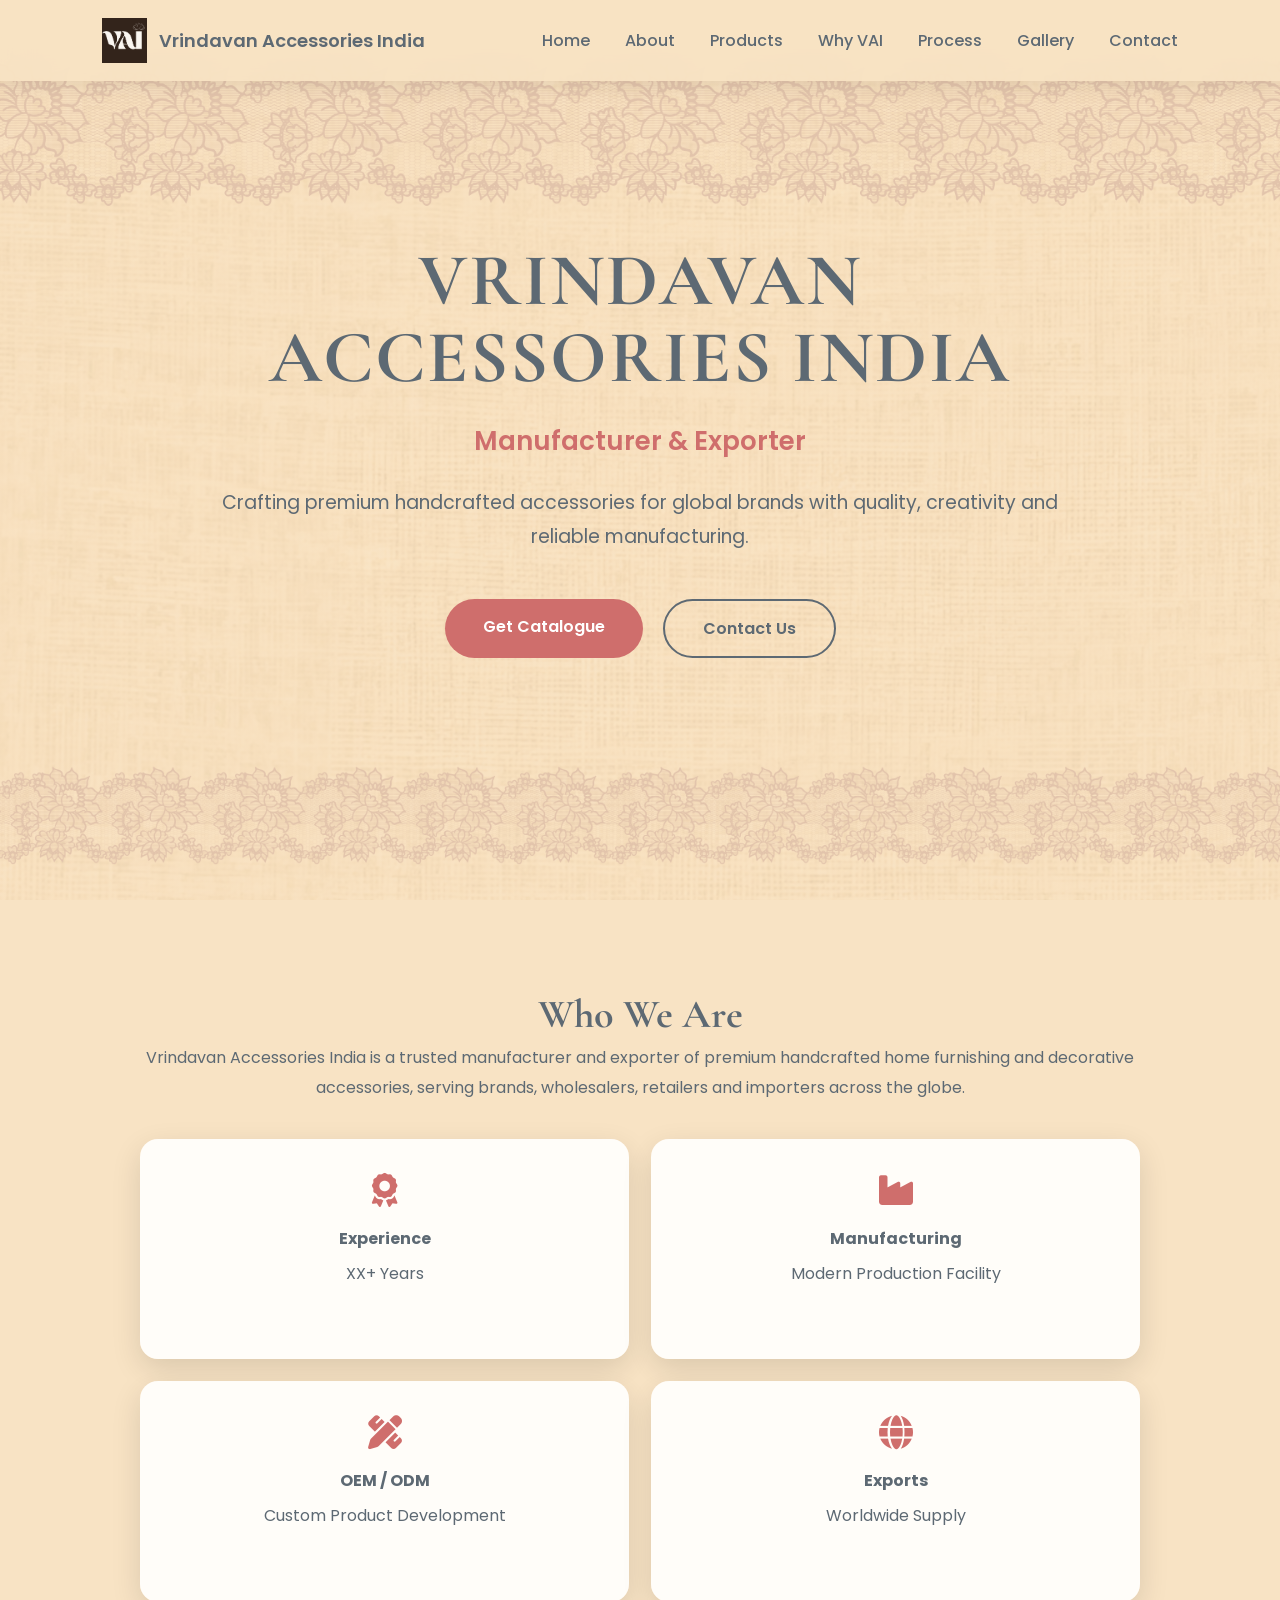
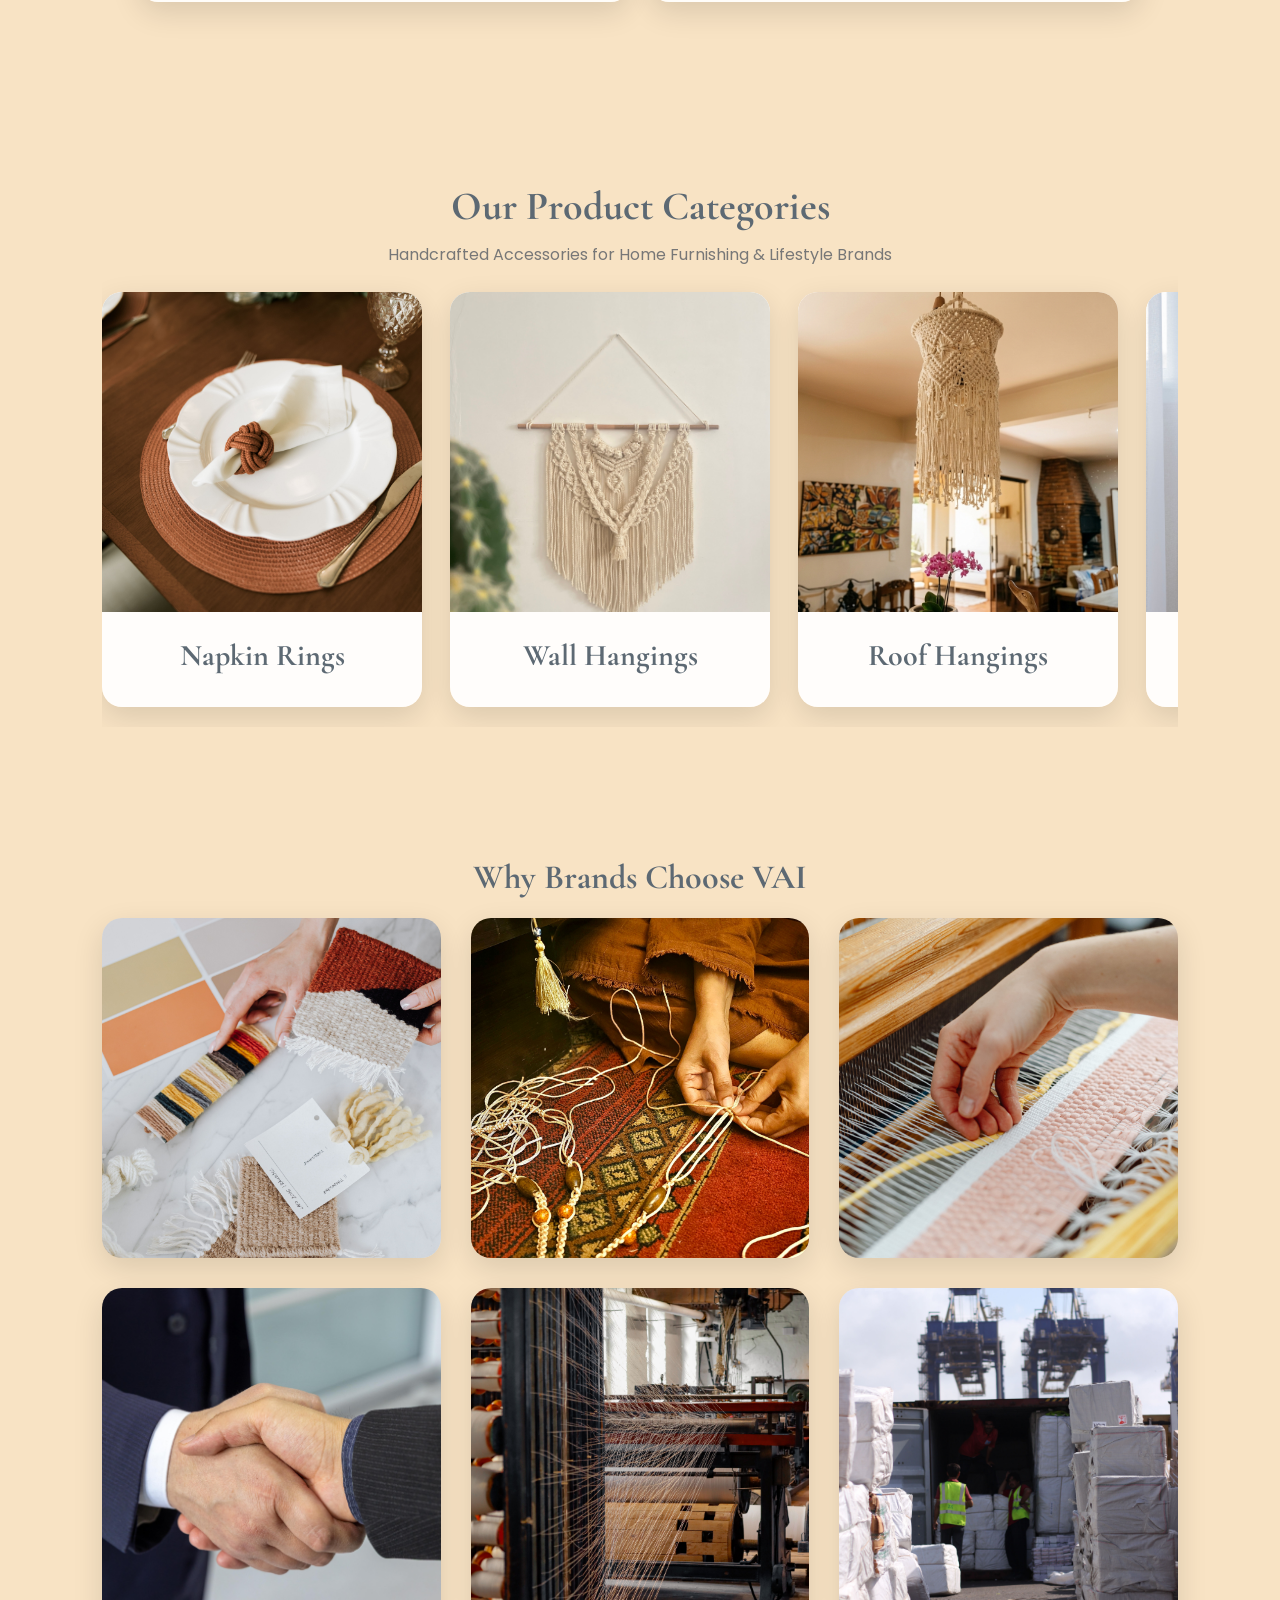
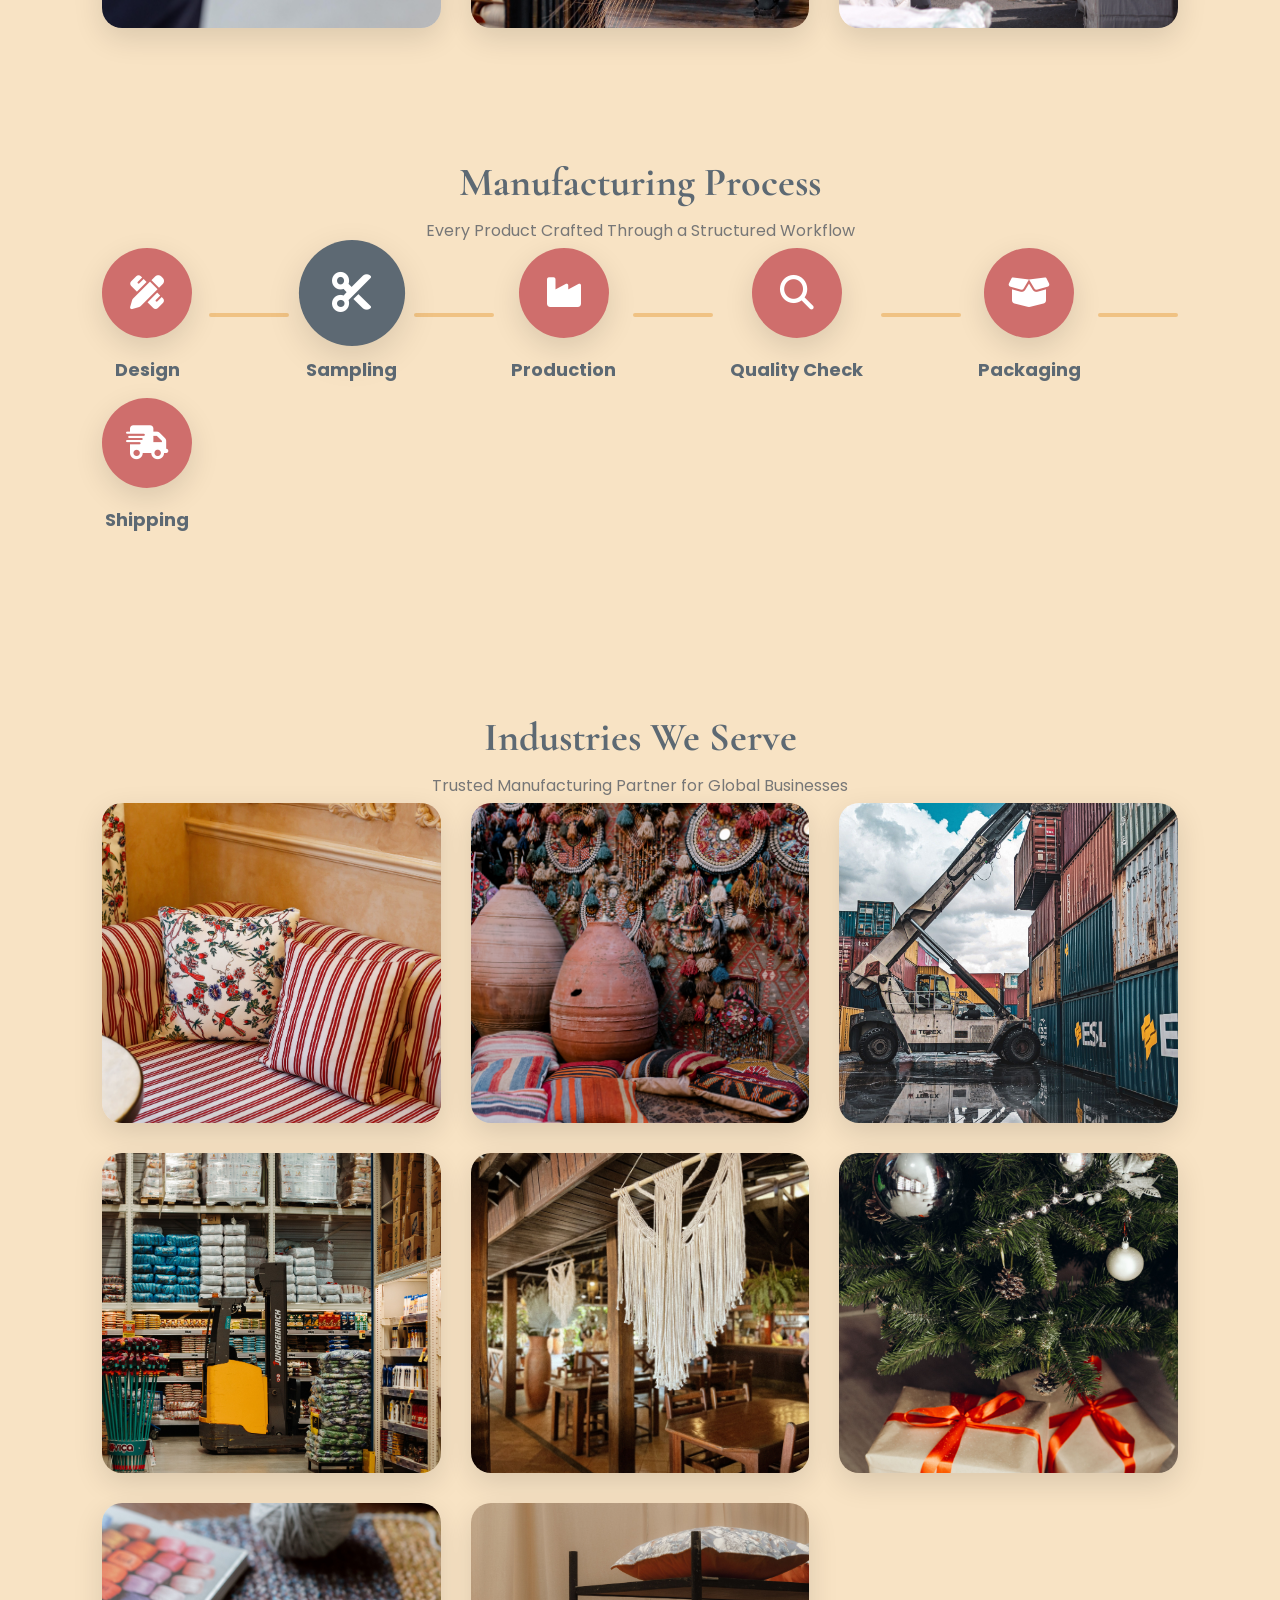
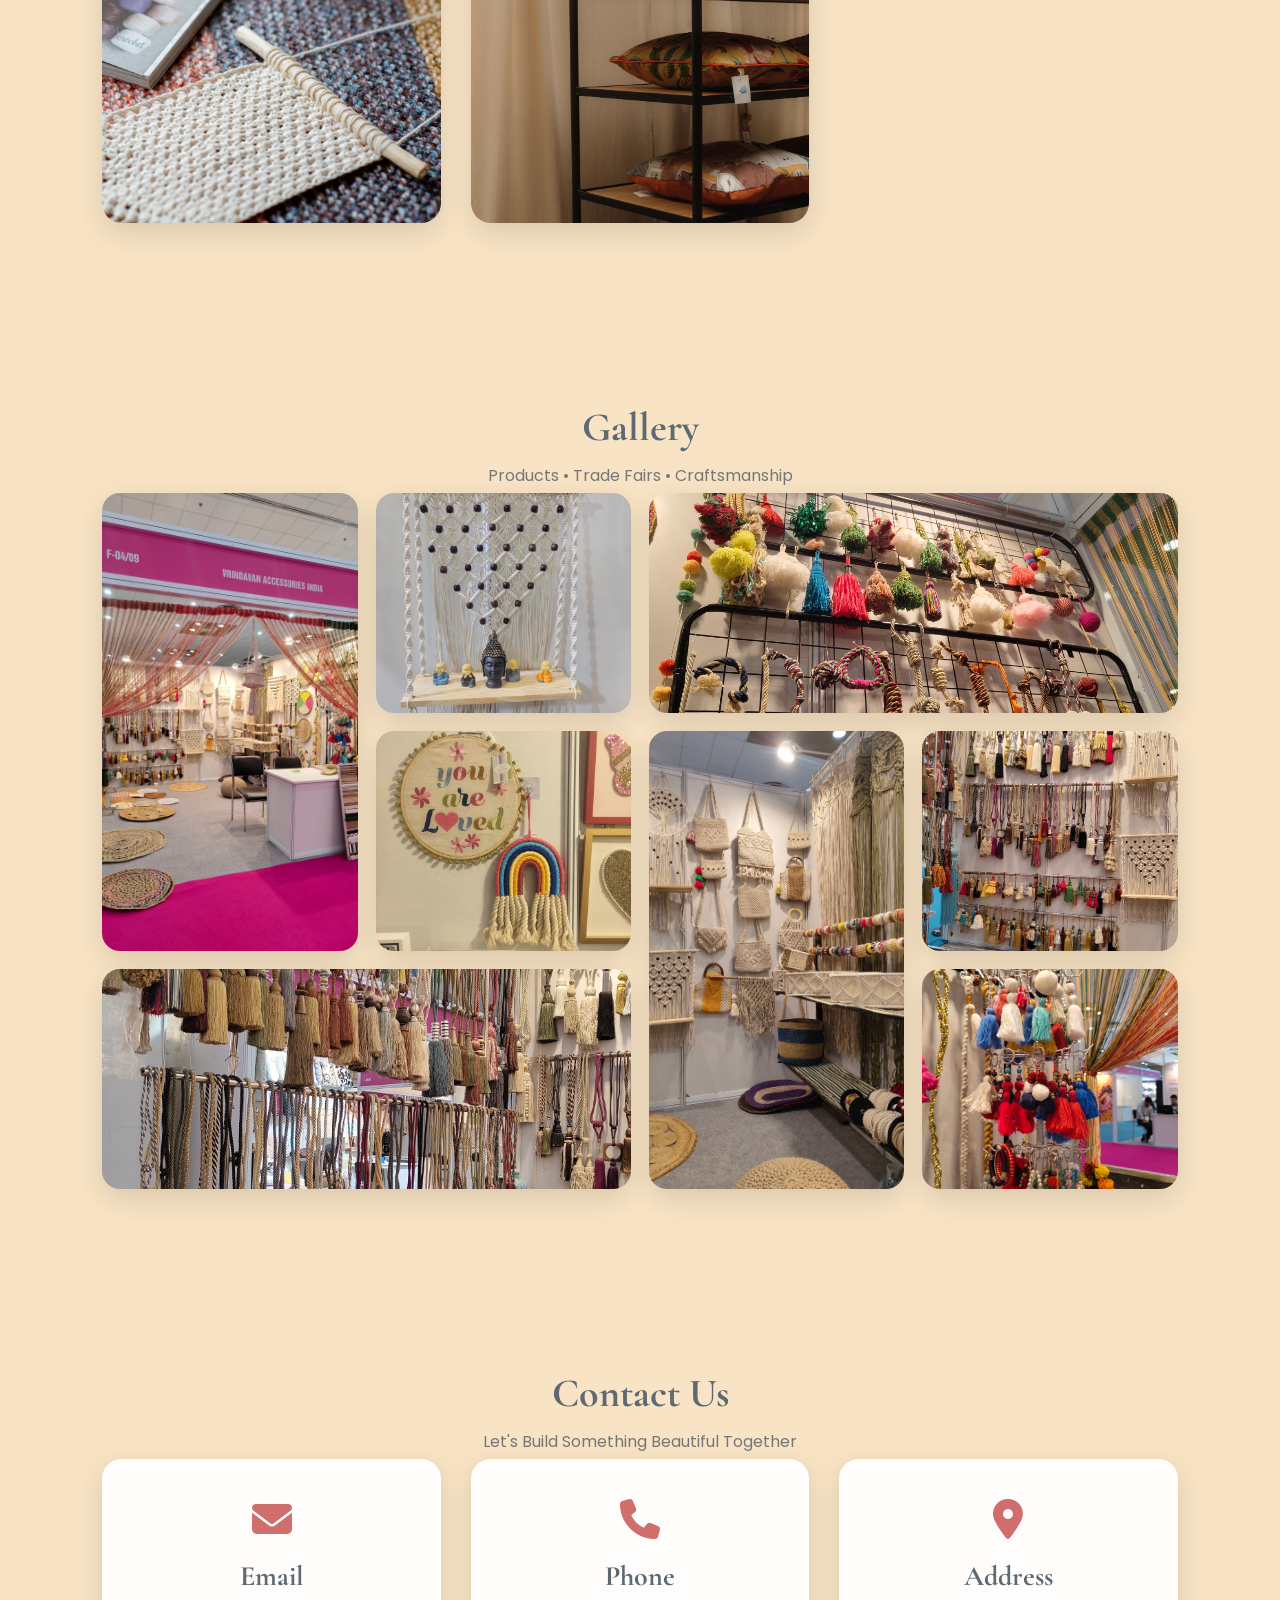
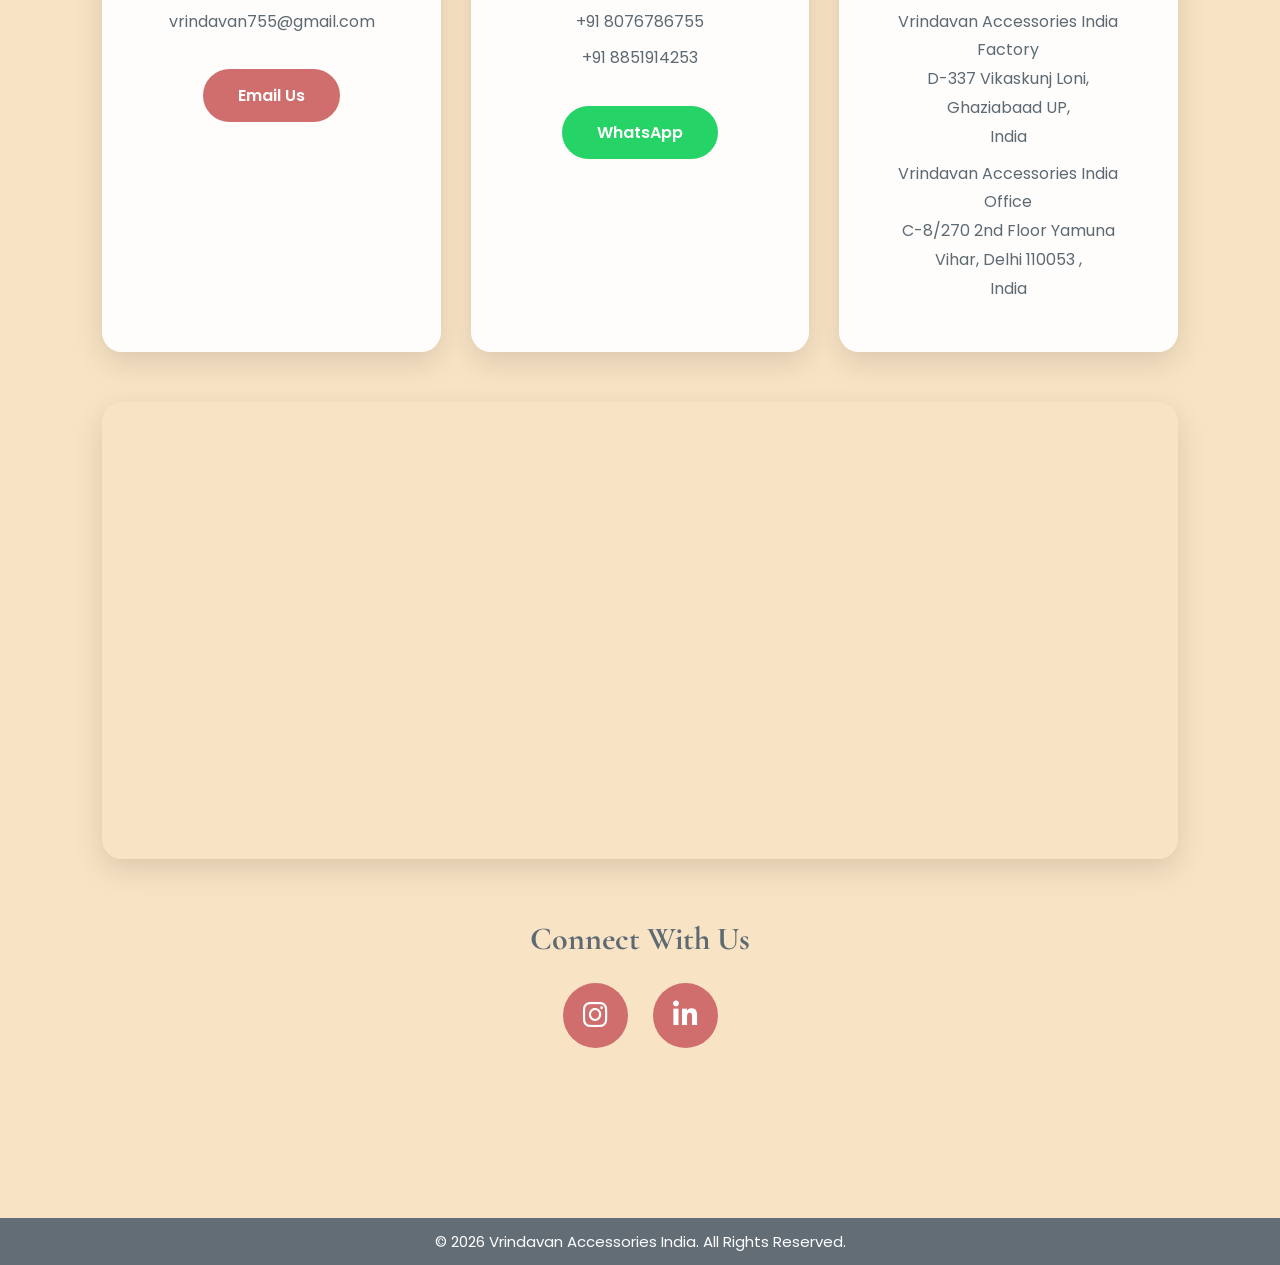
<file: index.html>
<!DOCTYPE html>
<html lang="en">

<head>

<meta charset="UTF-8">
<meta name="viewport" content="width=device-width, initial-scale=1.0">

<title>Vrindavan Accessories India</title>

<link rel="stylesheet" href="style.css">

<link rel="preconnect" href="https://fonts.googleapis.com">

<link rel="preconnect" href="https://fonts.gstatic.com" crossorigin>

<link href="https://fonts.googleapis.com/css2?family=Cormorant+Garamond:wght@300;400;500;600;700&family=Poppins:wght@300;400;500;600&display=swap" rel="stylesheet">

<link rel="stylesheet"
href="https://cdnjs.cloudflare.com/ajax/libs/font-awesome/6.5.1/css/all.min.css">

</head>

<body>

<!-- ================= NAVBAR ================= -->

<header>

<nav class="navbar">

<div class="logo">

<img src="images/logo.png" alt="Logo">

<span>Vrindavan Accessories India</span>

</div>

<ul>

<li><a href="#hero">Home</a></li>

<li><a href="#about">About</a></li>

<li><a href="products.html">Products</a></li>

<li><a href="#why">Why VAI</a></li>

<li><a href="#process">Process</a></li>

<li><a href="#gallery">Gallery</a></li>

<li><a href="#contact">Contact</a></li>

</ul>

</nav>

</header>

<!-- ================= HERO ================= -->

<section id="hero">

<div class="hero-overlay">

<div class="hero-content">

<h1>

VRINDAVAN<br>

ACCESSORIES INDIA

</h1>

<h3>Manufacturer & Exporter</h3>

<p>

Crafting premium handcrafted accessories for global brands with

quality, creativity and reliable manufacturing.

</p>

<div class="hero-buttons">

<a href="vai catalogue.pdf" download class="btn-primary">

Get Catalogue

</a>

<a href="#contact" class="btn-secondary">

Contact Us

</a>

</div>

</div>

</div>

</section>

<!-- ================= ABOUT ================= -->

<section id="about">

<div class="section-title">

<h2>Who We Are</h2>

</div>

<div class="about-container">

<div class="about-content">

<p>

Vrindavan Accessories India is a trusted manufacturer and exporter of

premium handcrafted home furnishing and decorative accessories,

serving brands, wholesalers, retailers and importers across the globe.

</p>

<div class="about-grid">

<div class="about-card">

<i class="fa-solid fa-award"></i>

<h4>Experience</h4>

<p>

XX+ Years

</p>

</div>

<div class="about-card">

<i class="fa-solid fa-industry"></i>

<h4>Manufacturing</h4>

<p>

Modern Production Facility

</p>

</div>

<div class="about-card">

<i class="fa-solid fa-pen-ruler"></i>

<h4>OEM / ODM</h4>

<p>

Custom Product Development

</p>

</div>

<div class="about-card">

<i class="fa-solid fa-globe"></i>

<h4>Exports</h4>

<p>

Worldwide Supply

</p>

</div>

</div>

</div>

</div>

</section>

<!-- ================= PRODUCTS ================= -->

<section id="products">

    <div class="section-title">
        <h2>Our Product Categories</h2>
        <p>Handcrafted Accessories for Home Furnishing & Lifestyle Brands</p>
    </div>

    <div class="product-carousel">

        <div class="product-track">

            <!-- Card 1 -->
        <a href="products.html#napkin-rings" class="product-card"> 
    <img src="images/napkin-ring.jpg" alt=""> 
    <div class="product-info"> 
        <h3>Napkin Rings</h3> 
    </div> 
</a>

            <!-- Card 2 -->
<a href="products.html#wall-hanging" class="product-card"> 
    <img src="images/wall-hanging.jpg" alt=""> 
    <div class="product-info"> 
        <h3>Wall Hangings</h3> 
    </div> 
</a>

            <!-- Card 3 -->
<a href="products.html#roof-hanging" class="product-card"> 
    <img src="images/roof-hanging.png" alt=""> 
    <div class="product-info"> 
        <h3>Roof Hangings</h3> 
    </div> 
</a>

            <!-- Card 4 -->
<a href="products.html#curatin-tie-backs" class="product-card"> 
    <img src="images/tieback.jpg" alt=""> 
    <div class="product-info"> 
        <h3>Curtain Tie-Backs</h3> 
    </div> 
</a>

            <!-- Card 5 -->
<a href="products.html#table-mats" class="product-card"> 
    <img src="images/table-mat.jpg" alt=""> 
    <div class="product-info"> 
        <h3>Table Mats</h3> 
    </div> 
</a>

            <!-- Card 6 -->
<a href="products.html#floor-mats" class="product-card"> 
    <img src="images/floor-mat.jpg" alt=""> 
    <div class="product-info"> 
        <h3>Floor Mats</h3> 
    </div> 
</a>

           <!-- Card 7 -->
<a href="products.html#pet-toys" class="product-card"> 
    <img src="images/toy.png" alt=""> 
    <div class="product-info"> 
        <h3>Pet Toys</h3> 
    </div> 
</a>

           <!-- Card 8 -->
<a href="products.html#pet-leashes" class="product-card"> 
    <img src="images/leash.png" alt=""> 
    <div class="product-info"> 
        <h3>Pet Leashes</h3> 
    </div> 
</a>

           <!-- Card 9 -->
<a href="products.html#christmas-ornaments" class="product-card"> 
    <img src="images/christmas.png" alt=""> 
    <div class="product-info"> 
        <h3>Christmas Ornaments</h3> 
    </div> 
</a>

           <!-- Card 10 -->
<a href="products.html#baskets" class="product-card"> 
    <img src="images/basket.jpg" alt=""> 
    <div class="product-info"> 
        <h3>Baskets</h3> 
    </div> 
</a>

          <!-- Card 11 -->
<a href="products.html#bags" class="product-card"> 
    <img src="images/bag.png" alt=""> 
    <div class="product-info"> 
        <h3>Bags</h3> 
    </div> 
</a>

          <!-- Card 12 -->
<a href="products.html#Hanging Planters" class="product-card"> 
    <img src="images/planter.jpg" alt=""> 
    <div class="product-info"> 
        <h3>Hanging Planters</h3> 
    </div> 
</a>

          <!-- Card 13 -->
<a href="products.html#semi-finished-goods" class="product-card"> 
    <img src="images/trims.png" alt=""> 
    <div class="product-info"> 
        <h3>Semi Finished Goods</h3> 
    </div> 
</a>

            <!-- Duplicate Cards for Infinite Loop -->
            <!-- Card 1 -->
 <a href="products.html#napkin-rings" class="product-card"> 
    <img src="images/napkin-ring.jpg" alt=""> 
    <div class="product-info"> 
        <h3>Napkin Rings</h3> 
    </div> 
</a>

            <!-- Card 2 -->
 <a href="products.html#wall-hanging" class="product-card"> 
    <img src="images/wall-hanging.jpg" alt=""> 
    <div class="product-info"> 
        <h3>Wall Hangings</h3> 
    </div> 
 </a>

            <!-- Card 3 -->
 <a href="products.html#roof-hanging" class="product-card"> 
    <img src="images/roof-hanging.png" alt=""> 
    <div class="product-info"> 
        <h3>Roof Hangings</h3> 
    </div> 
 </a>

            <!-- Card 4 -->
 <a href="products.html#curatin-tie-backs" class="product-card"> 
    <img src="images/tieback.jpg" alt=""> 
    <div class="product-info"> 
        <h3>Curtain Tie-Backs</h3> 
    </div> 
 </a>

            <!-- Card 5 -->
 <a href="products.html#table-mats" class="product-card"> 
    <img src="images/table-mat.jpg" alt=""> 
    <div class="product-info"> 
        <h3>Table Mats</h3> 
    </div> 
 </a>

            <!-- Card 6 -->
 <a href="products.html#floor-mats" class="product-card"> 
    <img src="images/floor-mat.jpg" alt=""> 
    <div class="product-info"> 
        <h3>Floor Mats</h3> 
    </div> 
 </a>

           <!-- Card 7 -->
 <a href="products.html#pet-toys" class="product-card"> 
    <img src="images/toy.png" alt=""> 
    <div class="product-info"> 
        <h3>Pet Toys</h3> 
    </div> 
 </a>

           <!-- Card 8 -->
 <a href="products.html#pet-leashes" class="product-card"> 
    <img src="images/leash.png" alt=""> 
    <div class="product-info"> 
        <h3>Pet Leashes</h3> 
    </div> 
 </a>

           <!-- Card 9 -->
 <a href="products.html#christmas-ornaments" class="product-card"> 
    <img src="images/christmas.png" alt=""> 
    <div class="product-info"> 
        <h3>Christmas Ornaments</h3> 
    </div> 
 </a>

           <!-- Card 10 -->
 <a href="products.html#baskets" class="product-card"> 
    <img src="images/basket.jpg" alt=""> 
    <div class="product-info"> 
        <h3>Baskets</h3> 
    </div> 
 </a>

          <!-- Card 11 -->
 <a href="products.html#bags" class="product-card"> 
    <img src="images/bag.png" alt=""> 
    <div class="product-info"> 
        <h3>Bags</h3> 
    </div> 
 </a>

          <!-- Card 12 -->
 <a href="products.html#Hanging Planters" class="product-card"> 
    <img src="images/planter.jpg" alt=""> 
    <div class="product-info"> 
        <h3>Hanging Planters</h3> 
    </div> 
 </a>

          <!-- Card 12 -->
 <a href="products.html#semi-finished-goods" class="product-card"> 
    <img src="images/trims.png" alt=""> 
    <div class="product-info"> 
        <h3>Semi Finished Goods</h3> 
    </div> 
 </a>

        </div>

    </div>

</section>

<section id="why">

    <div class="section-title">
        <h2>Why Brands Choose VAI</h2>
    </div>

    <div class="container">

        <div class="why-grid">

            <article class="why-card">
                <img src="images/custom-design.jpg" alt="Custom Development">

                <div class="why-overlay">
                    <h3>Custom Development</h3>
                    <p>
                        Tailor-made products developed according to your brand requirements.
                    </p>
                </div>
            </article>

            <article class="why-card">
                <img src="images/handcrafted.jpg" alt="Skilled Craftsmanship">

                <div class="why-overlay">
                    <h3>Skilled Craftsmanship</h3>
                    <p>
                        Meticulous eye-and-hand detailing for precision and consistency.
                    </p>
                </div>
            </article>

            <article class="why-card">
                <img src="images/quality.jpg" alt="Quality Control">

                <div class="why-overlay">
                    <h3>Quality Control</h3>
                    <p>
                        Strict quality inspection at every stage ensure flawless production.
                    </p>
                </div>
            </article>

            <article class="why-card">
                <img src="images/pricing.jpg" alt="Competitive Pricing">

                <div class="why-overlay">
                    <h3>Competitive Pricing</h3>
                    <p>
                        Efficient production ensuring excellent value for every order.
                    </p>
                </div>
            </article>

            <article class="why-card">
                <img src="images/bulk.jpg" alt="Bulk Production">

                <div class="why-overlay">
                    <h3>Bulk Production</h3>
                    <p>
                        Reliable manufacturing capacity for international orders.
                    </p>
                </div>
            </article>

            <article class="why-card">
                <img src="images/export.jpg" alt="FOB Port Execution">

                <div class="why-overlay">
                    <h3>FOB Port Execution</h3>
                    <p>
                        Ensuring your goods reach the export port securely and on time.
                    </p>
                </div>
            </article>

        </div>

    </div>

</section>

<!-- ================= MANUFACTURING PROCESS ================= -->

<section id="process">

    <div class="section-title">
        <h2>Manufacturing Process</h2>
        <p>Every Product Crafted Through a Structured Workflow</p>
    </div>

    <div class="timeline">

        <div class="timeline-step active">

            <div class="circle">
                <i class="fa-solid fa-pencil-ruler"></i>
            </div>

            <h3>Design</h3>

        </div>

        <div class="line"></div>

        <div class="timeline-step">

            <div class="circle">
                <i class="fa-solid fa-scissors"></i>
            </div>

            <h3>Sampling</h3>

        </div>

        <div class="line"></div>

        <div class="timeline-step">

            <div class="circle">
                <i class="fa-solid fa-industry"></i>
            </div>

            <h3>Production</h3>

        </div>

        <div class="line"></div>

        <div class="timeline-step">

            <div class="circle">
                <i class="fa-solid fa-magnifying-glass"></i>
            </div>

            <h3>Quality Check</h3>

        </div>

        <div class="line"></div>

        <div class="timeline-step">

            <div class="circle">
                <i class="fa-solid fa-box-open"></i>
            </div>

            <h3>Packaging</h3>

        </div>

        <div class="line"></div>

        <div class="timeline-step">

            <div class="circle">
                <i class="fa-solid fa-truck-fast"></i>
            </div>

            <h3>Shipping</h3>

        </div>

    </div>

</section>

<!-- ================= INDUSTRIES SERVED ================= -->

<section id="industries">

    <div class="section-title">
        <h2>Industries We Serve</h2>
        <p>Trusted Manufacturing Partner for Global Businesses</p>
    </div>

    <div class="industry-grid">

        <div class="industry-card">
            <img src="images/homefurnishing.jpg" alt="">
            <div class="industry-overlay">
                <h3>Home Furnishing Brands</h3>
            </div>
        </div>

        <div class="industry-card">
            <img src="images/retailer.jpg" alt="">
            <div class="industry-overlay">
                <h3>Retailers</h3>
            </div>
        </div>

        <div class="industry-card">
            <img src="images/importer.jpg" alt="">
            <div class="industry-overlay">
                <h3>Importers</h3>
            </div>
        </div>

        <div class="industry-card">
            <img src="images/wholesaler.jpg" alt="">
            <div class="industry-overlay">
                <h3>Wholesalers</h3>
            </div>
        </div>

        <div class="industry-card">
            <img src="images/hospitality.jpg" alt="">
            <div class="industry-overlay">
                <h3>Hospitality</h3>
            </div>
        </div>

         <div class="industry-card">
            <img src="images/event.jpg" alt="">
            <div class="industry-overlay">
                <h3>Event Décor & Gifting</h3>
            </div>
        </div>

        <div class="industry-card">
            <img src="images/designer.jpg" alt="">
            <div class="industry-overlay">
                <h3>Interior Designers & Architects</h3>
            </div>
        </div>

        <div class="industry-card">
            <img src="images/d2c.jpg" alt="">
            <div class="industry-overlay">
                <h3>E-commerce & D2C</h3>
            </div>
        </div>

    </div>

</section>





<!-- ================= GALLERY ================= -->

<section id="gallery">

    <div class="section-title">
        <h2>Gallery</h2>
        <p>Products • Trade Fairs • Craftsmanship</p>
    </div>

    <div class="gallery-grid">

        <div class="gallery-item tall">
            <img src="images/gallery1.jpg" alt="">
        </div>

        <div class="gallery-item">
            <img src="images/gallery2.jpg" alt="">
        </div>

        <div class="gallery-item wide">
            <img src="images/gallery3.jpg" alt="">
        </div>

        <div class="gallery-item">
            <img src="images/gallery4.jpg" alt="">
        </div>

        <div class="gallery-item tall">
            <img src="images/gallery5.jpg" alt="">
        </div>

        <div class="gallery-item">
            <img src="images/gallery6.jpg" alt="">
        </div>

        <div class="gallery-item wide">
            <img src="images/gallery7.jpg" alt="">
        </div>

        <div class="gallery-item">
            <img src="images/gallery8.jpg" alt="">
        </div>

    </div>

</section>

  <!-- ================= CERTIFICATIONS ================= -->
<!--
 <section id="certifications">

    <div class="section-title">
        <h2>Certifications</h2>
        <p>Committed to International Quality Standards</p>
    </div>

    <div class="certificate-grid">

        <div class="certificate-card">

            <div class="certificate-inner">

                <div class="certificate-front">

                    <i class="fa-solid fa-certificate"></i>

                    <h3>BSCI</h3>

                </div>

                <div class="certificate-back">

                    <img src="certificates/bsci.jpg" alt="BSCI">

                </div>

            </div>

        </div>





        <div class="certificate-card">

            <div class="certificate-inner">

                <div class="certificate-front">

                    <i class="fa-solid fa-certificate"></i>

                    <h3>SEDEX</h3>

                </div>

                <div class="certificate-back">

                    <img src="certificates/sedex.jpg" alt="SEDEX">

                </div>

            </div>

        </div>





        <div class="certificate-card">

            <div class="certificate-inner">

                <div class="certificate-front">

                    <i class="fa-solid fa-certificate"></i>

                    <h3>ISO</h3>

                </div>

                <div class="certificate-back">

                    <img src="certificates/iso.jpg" alt="ISO">

                </div>

            </div>

        </div>





        <div class="certificate-card">

            <div class="certificate-inner">

                <div class="certificate-front">

                    <i class="fa-solid fa-certificate"></i>

                    <h3>OEKO-TEX</h3>

                </div>

                <div class="certificate-back">

                    <img src="certificates/oekotex.jpg" alt="OEKO-TEX">

                </div>

            </div>

        </div>





        <div class="certificate-card">

            <div class="certificate-inner">

                <div class="certificate-front">

                    <i class="fa-solid fa-award"></i>

                    <h3>Others</h3>

                </div>

                <div class="certificate-back">

                    <img src="certificates/others.jpg" alt="Others">

                </div>

            </div>

        </div>

    </div>

 </section>
 -->

<!-- ================= CONTACT ================= -->

<section id="contact">

    <div class="section-title">
        <h2>Contact Us</h2>
        <p>Let's Build Something Beautiful Together</p>
    </div>

    <div class="contact-container">

        <!-- EMAIL -->

        <div class="contact-box">

            <i class="fa-solid fa-envelope"></i>

            <h3>Email</h3>

            <p>vrindavan755@gmail.com</p>

            <a href="mailto:indiantassals@gmail.com?subject=Product Inquiry&body=Hi,%20I%20am%20interested%20in%20your%20products%20and%20would%20like%20to%20talk."
                class="contact-btn email-btn">

                Email Us

            </a>

        </div>



        <!-- PHONE -->

        <div class="contact-box">

            <i class="fa-solid fa-phone"></i>

            <h3>Phone</h3>

            <p>+91 8076786755</p>

            <p>+91 8851914253</p>

            <a href="https://wa.me/918851914253?text=Hi%20I%20am%20interested%20in%20your%20products%20and%20would%20like%20to%20talk."
                target="_blank"
                class="contact-btn whatsapp-btn">

                WhatsApp

            </a>

        </div>



        <!-- ADDRESS -->

        <div class="contact-box">

            <i class="fa-solid fa-location-dot"></i>

            <h3>Address</h3>

            <p>

                Vrindavan Accessories India Factory<br>

                D-337 Vikaskunj Loni, Ghaziabaad UP,<br>

                India

            </p>

            <p>

                Vrindavan Accessories India Office<br>

                C-8/270 2nd Floor Yamuna Vihar, Delhi 110053 ,<br>

                India

            </p>

        </div>

    </div>



    <!-- GOOGLE MAP -->

   <div class="map-container">
    <iframe
        src="https://www.google.com/maps/embed?pb=!1m18!1m12!1m3!1d874.6605759298855!2d77.29801926957079!3d28.73023399847573!2m3!1f0!2f0!3f0!3m2!1i1024!2i768!4f13.1!3m3!1m2!1s0x390cf95a7270f60d%3A0x1933ef0751e04164!2sD-156%2C%20Sangam%20Vihar%2C%20Raj%20Nagar%2C%20Loni%2C%20Ghaziabad%2C%20Uttar%20Pradesh%20201102!5e0!3m2!1sen!2sin!4v1787583739140!5m2!1sen!2sin"
        width="100%"
        height="450"
        style="border:0;"
        allowfullscreen
        loading="lazy">
    </iframe>
</div>



    <!-- SOCIAL -->

    <div class="social-section">

        <h3>Connect With Us</h3>

        <div class="social-icons">

            <a href="https://instagram.com/yourprofile"
                target="_blank">

                <i class="fab fa-instagram"></i>

            </a>

            <a href="https://linkedin.com/company/yourcompany"
                target="_blank">

                <i class="fab fa-linkedin-in"></i>

            </a>

        </div>

    </div>

</section>





<!-- ================= FOOTER ================= -->

<footer>

    <p>

        © 2025 Vrindavan Accessories India. All Rights Reserved.

    </p>

</footer>



<script src="script.js"></script>

</body>

</html>
</file>
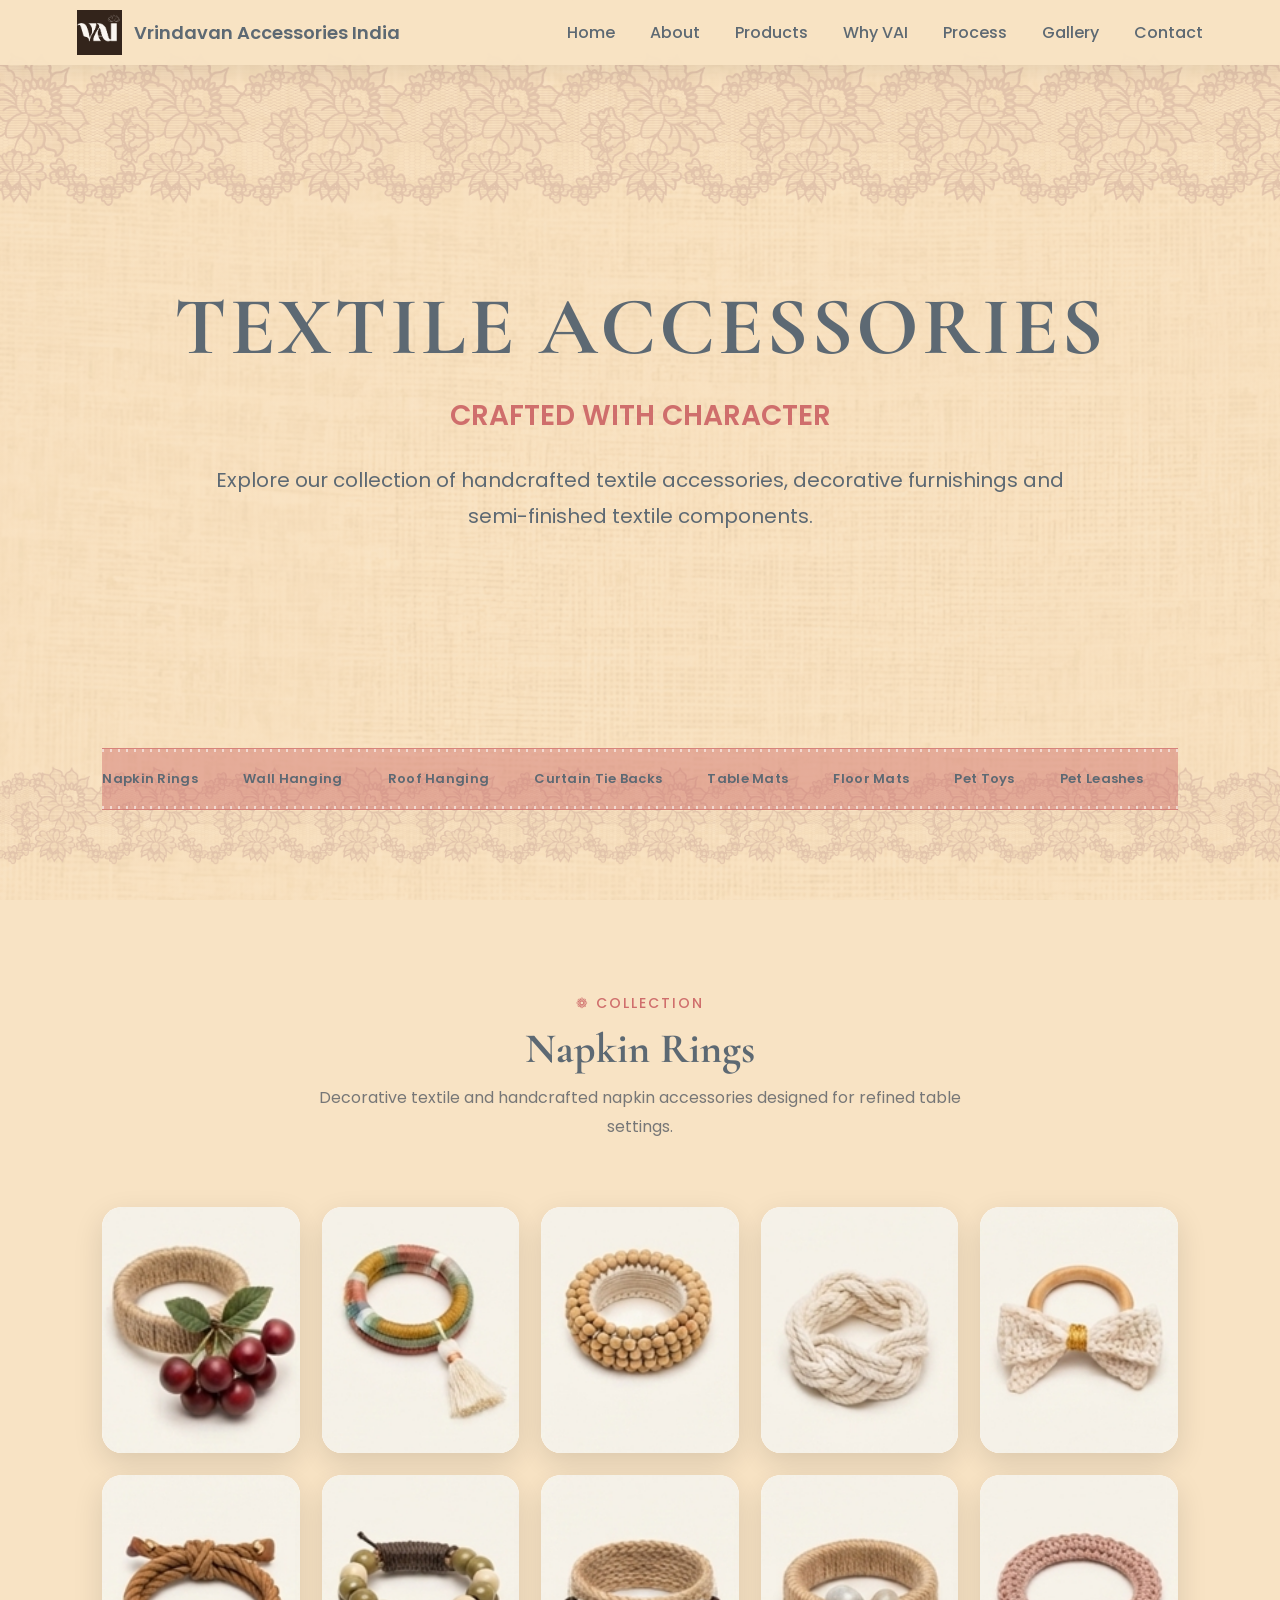
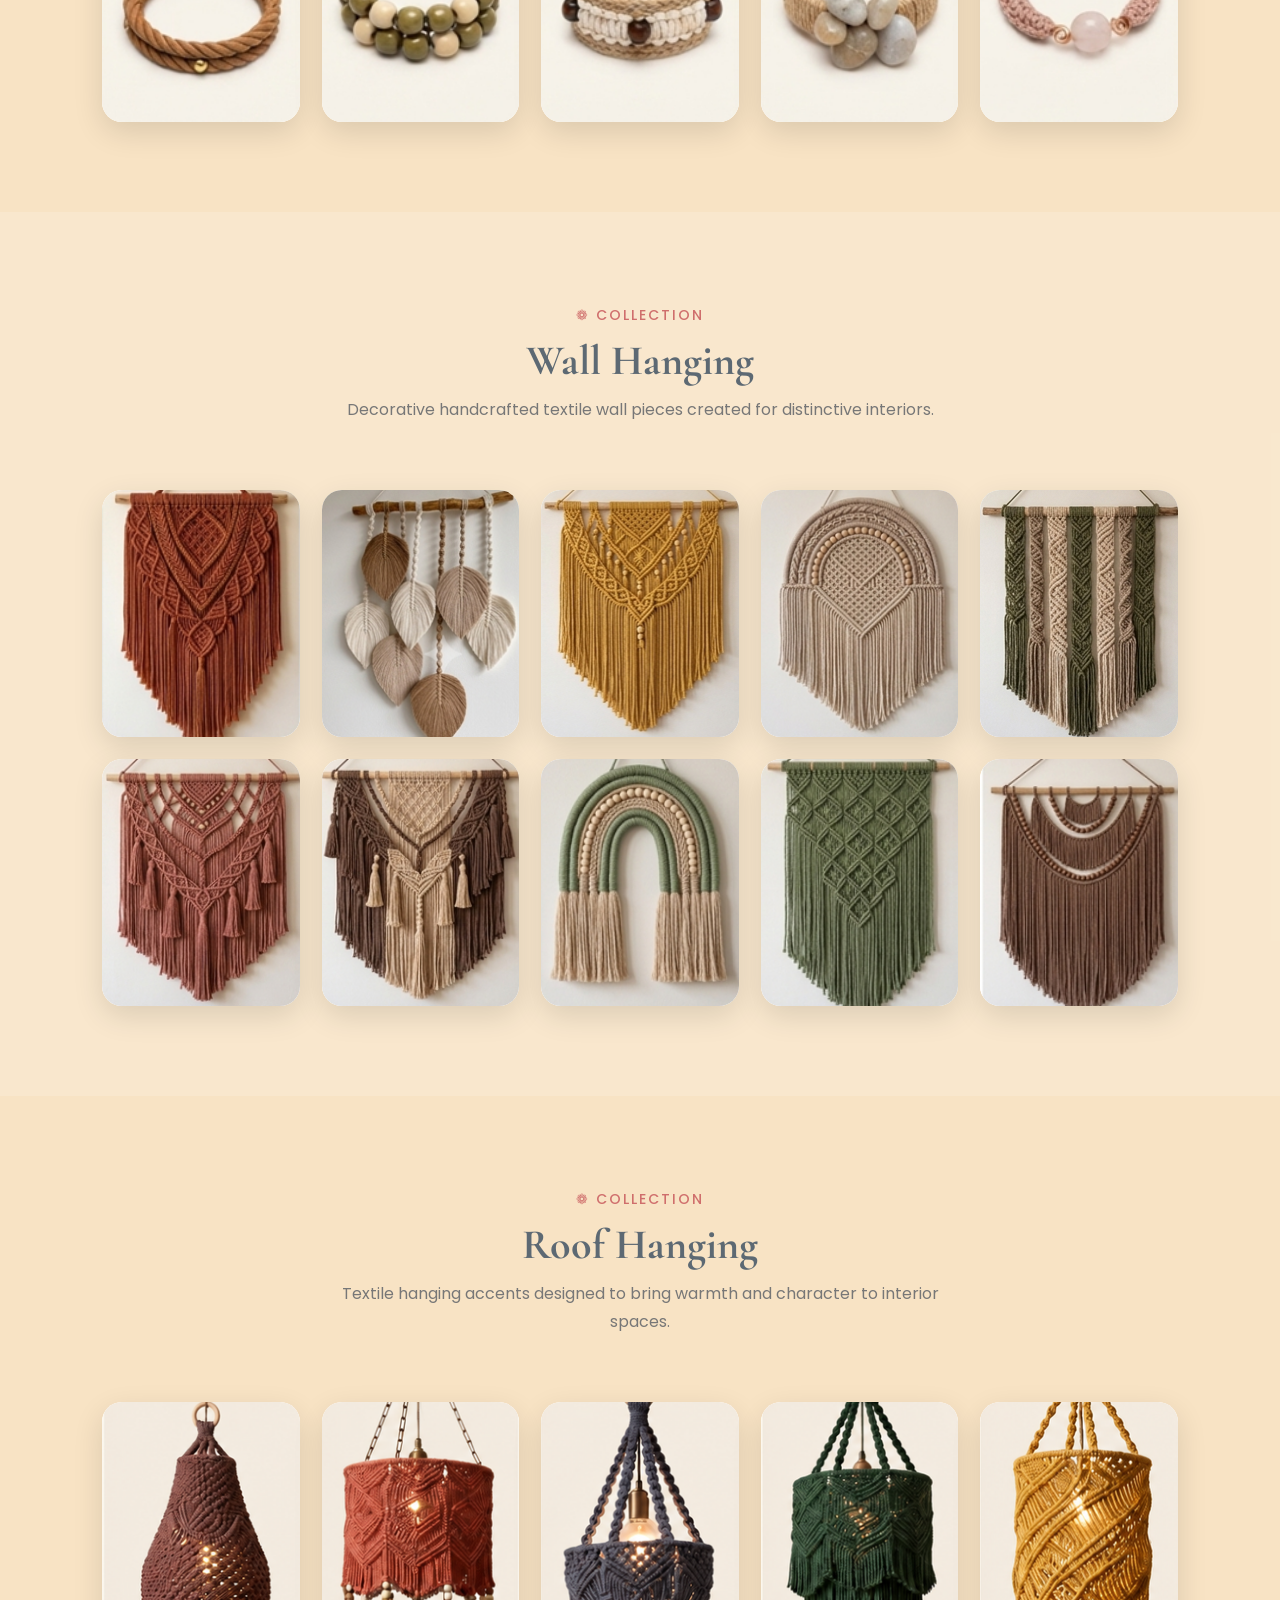
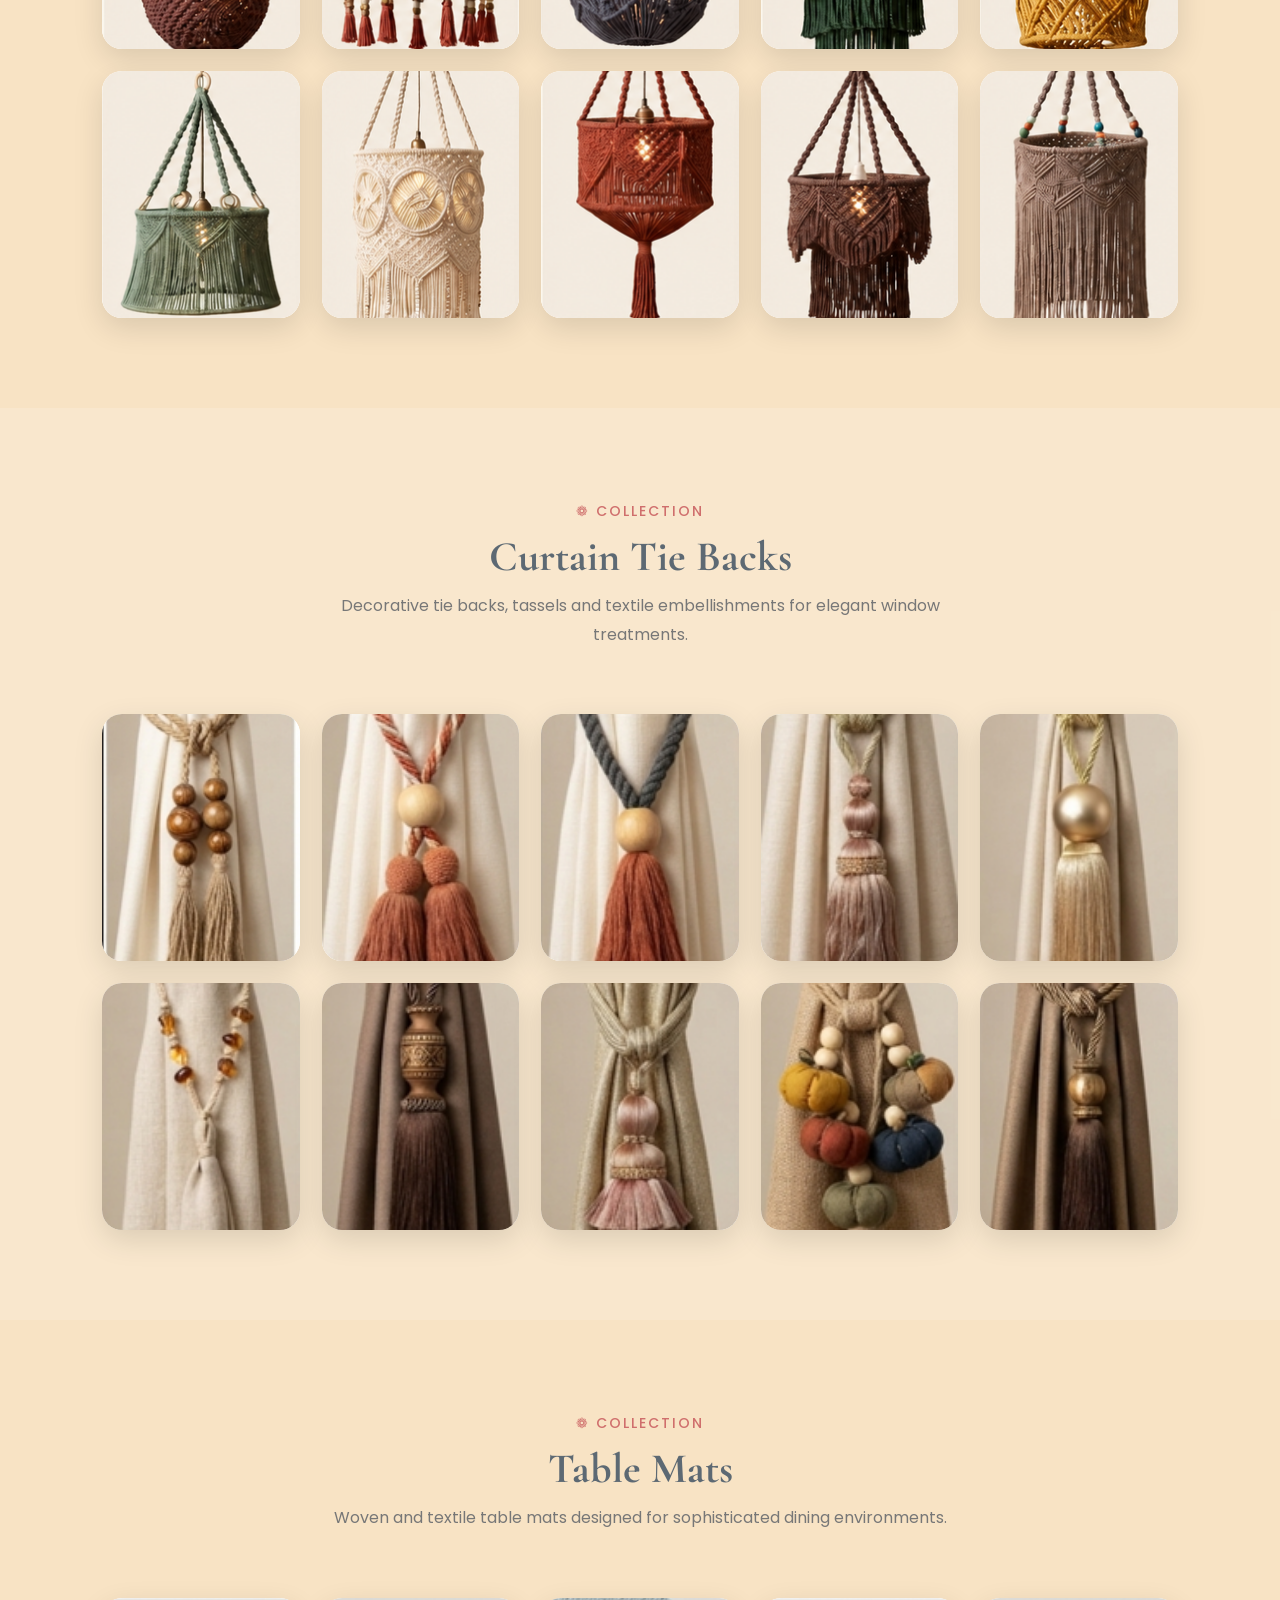
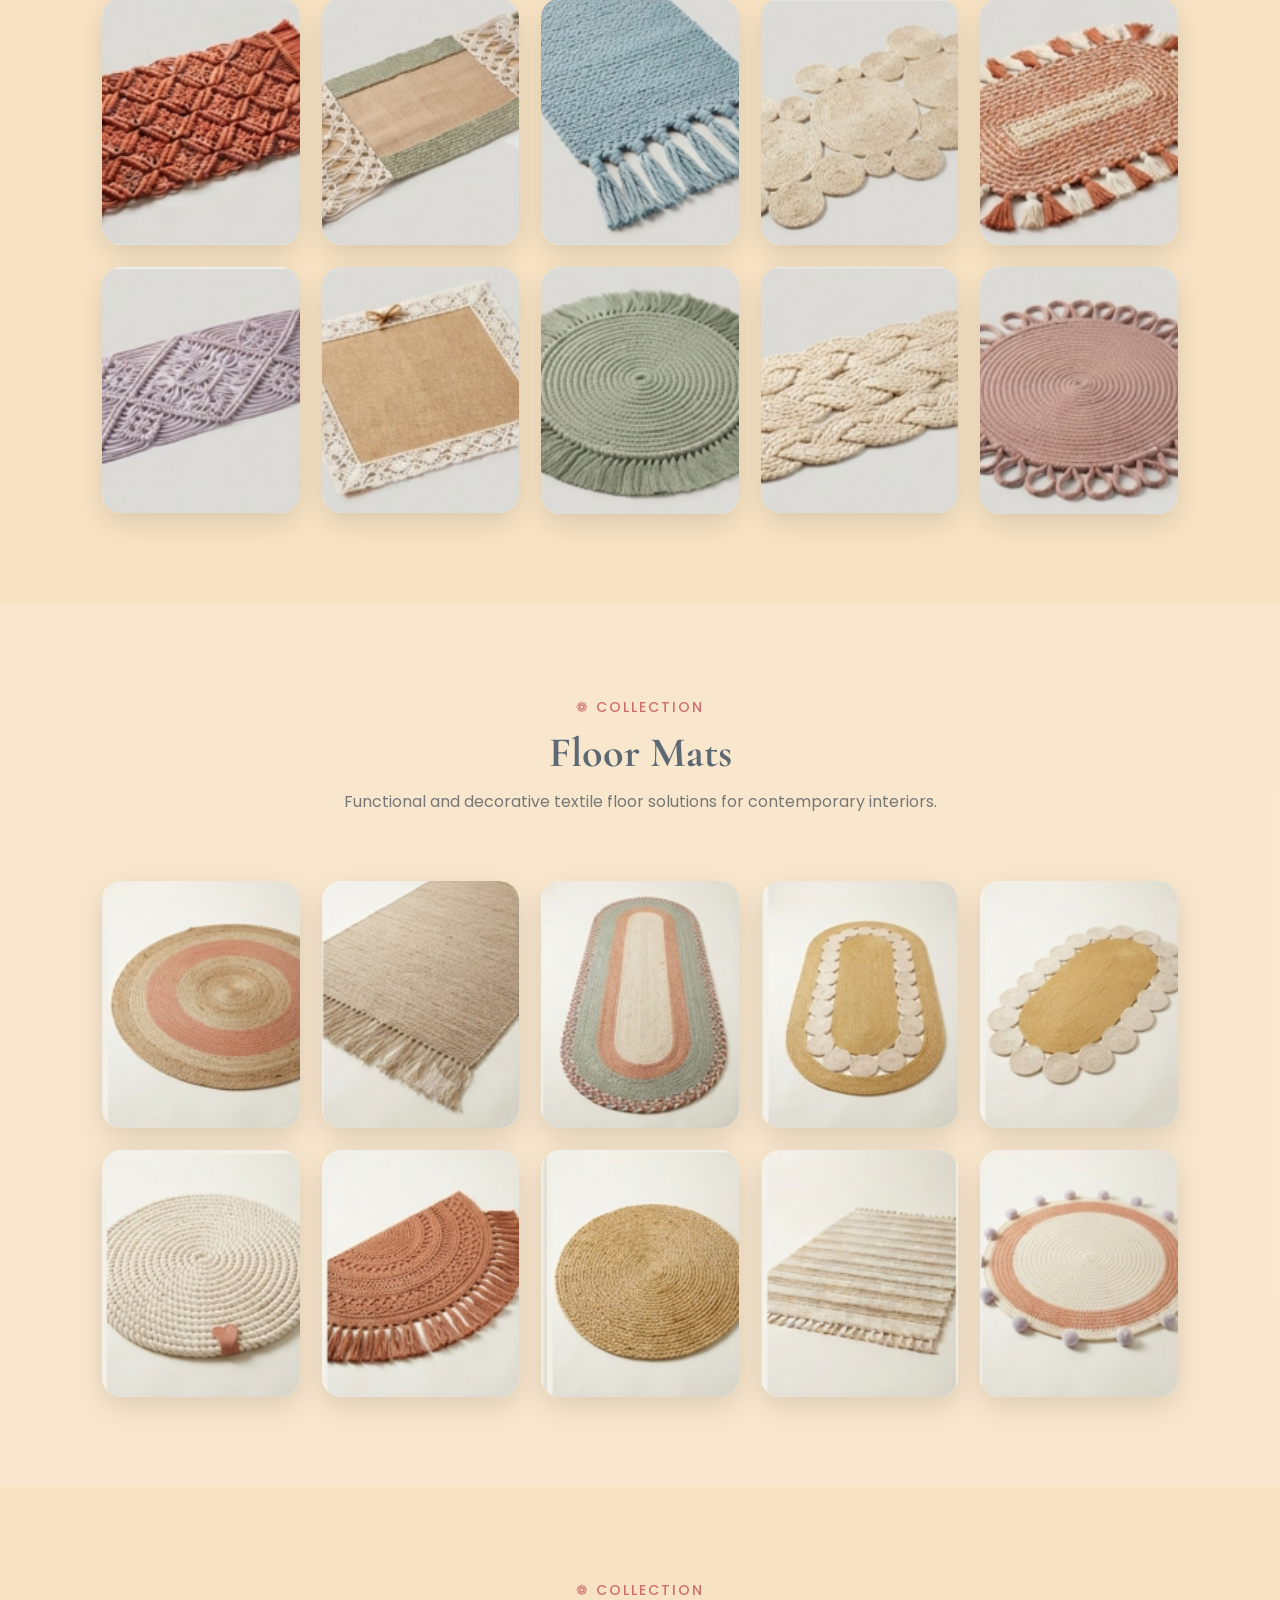
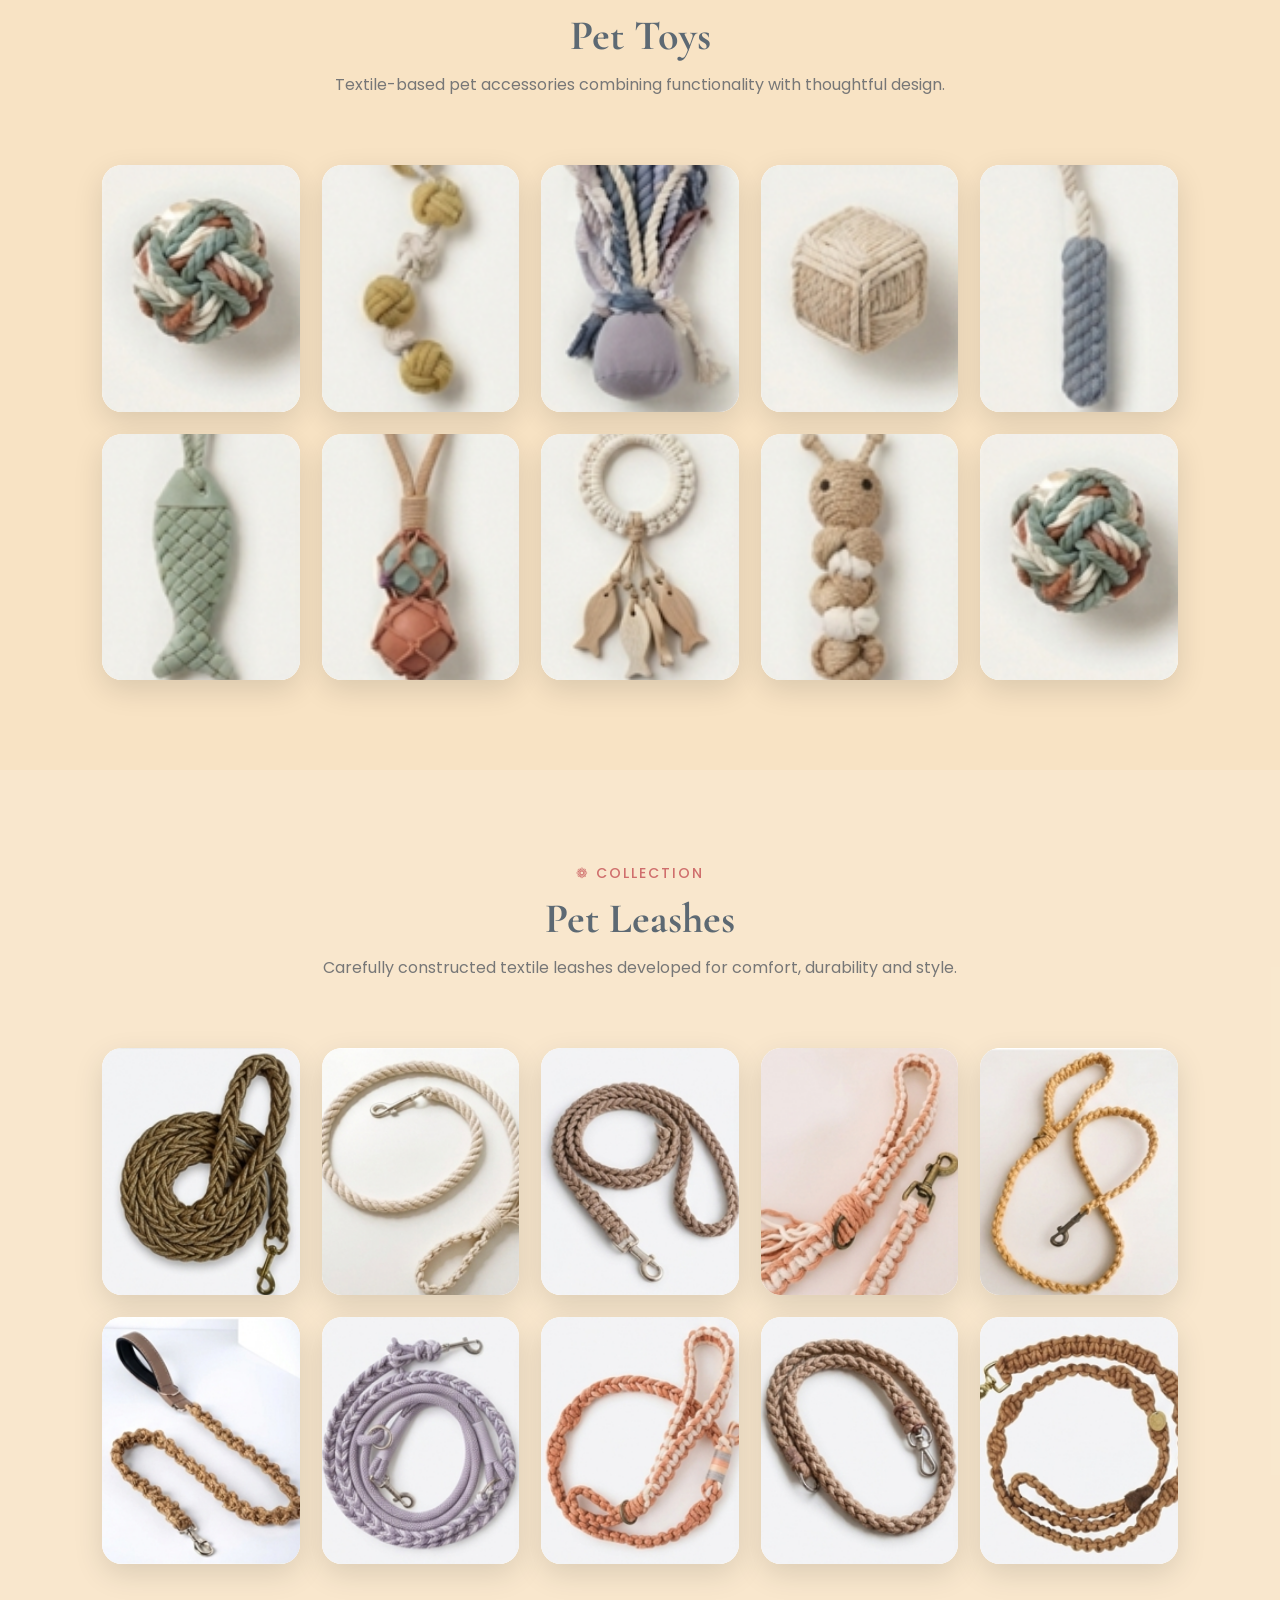
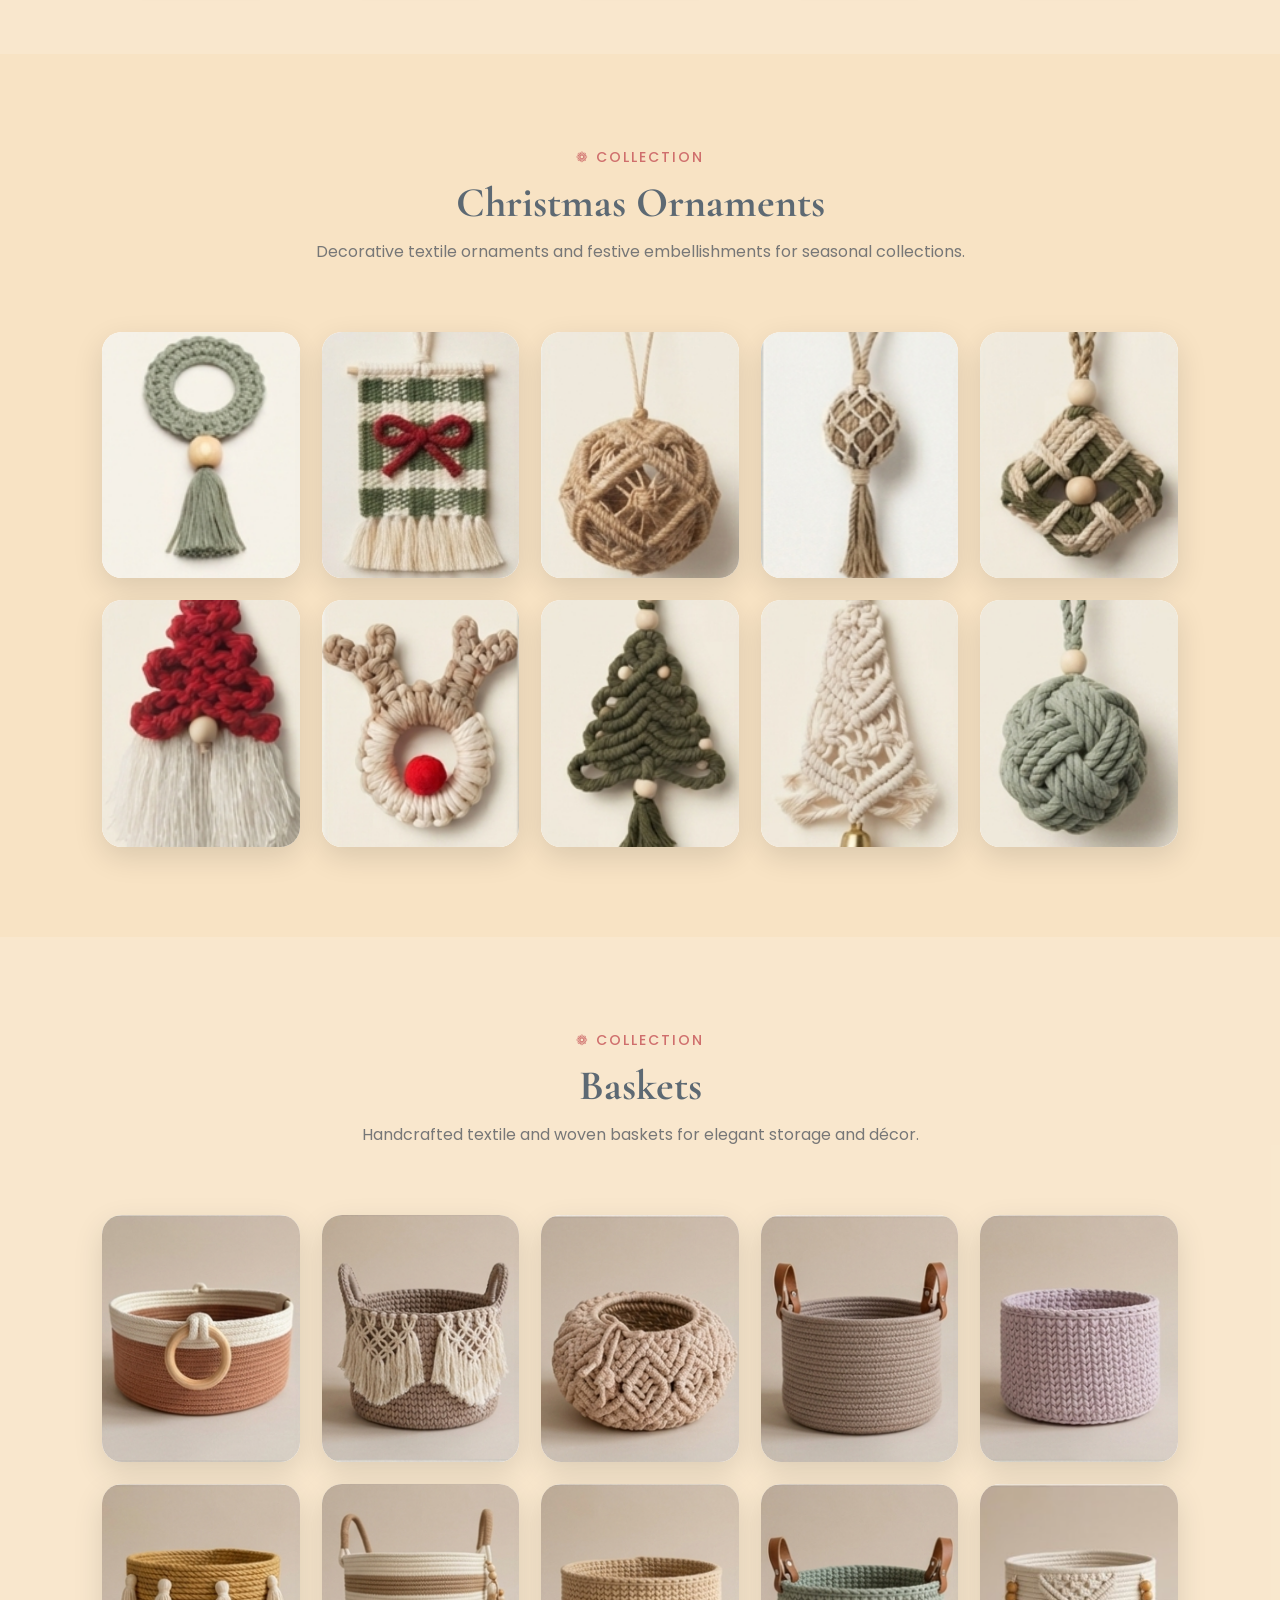
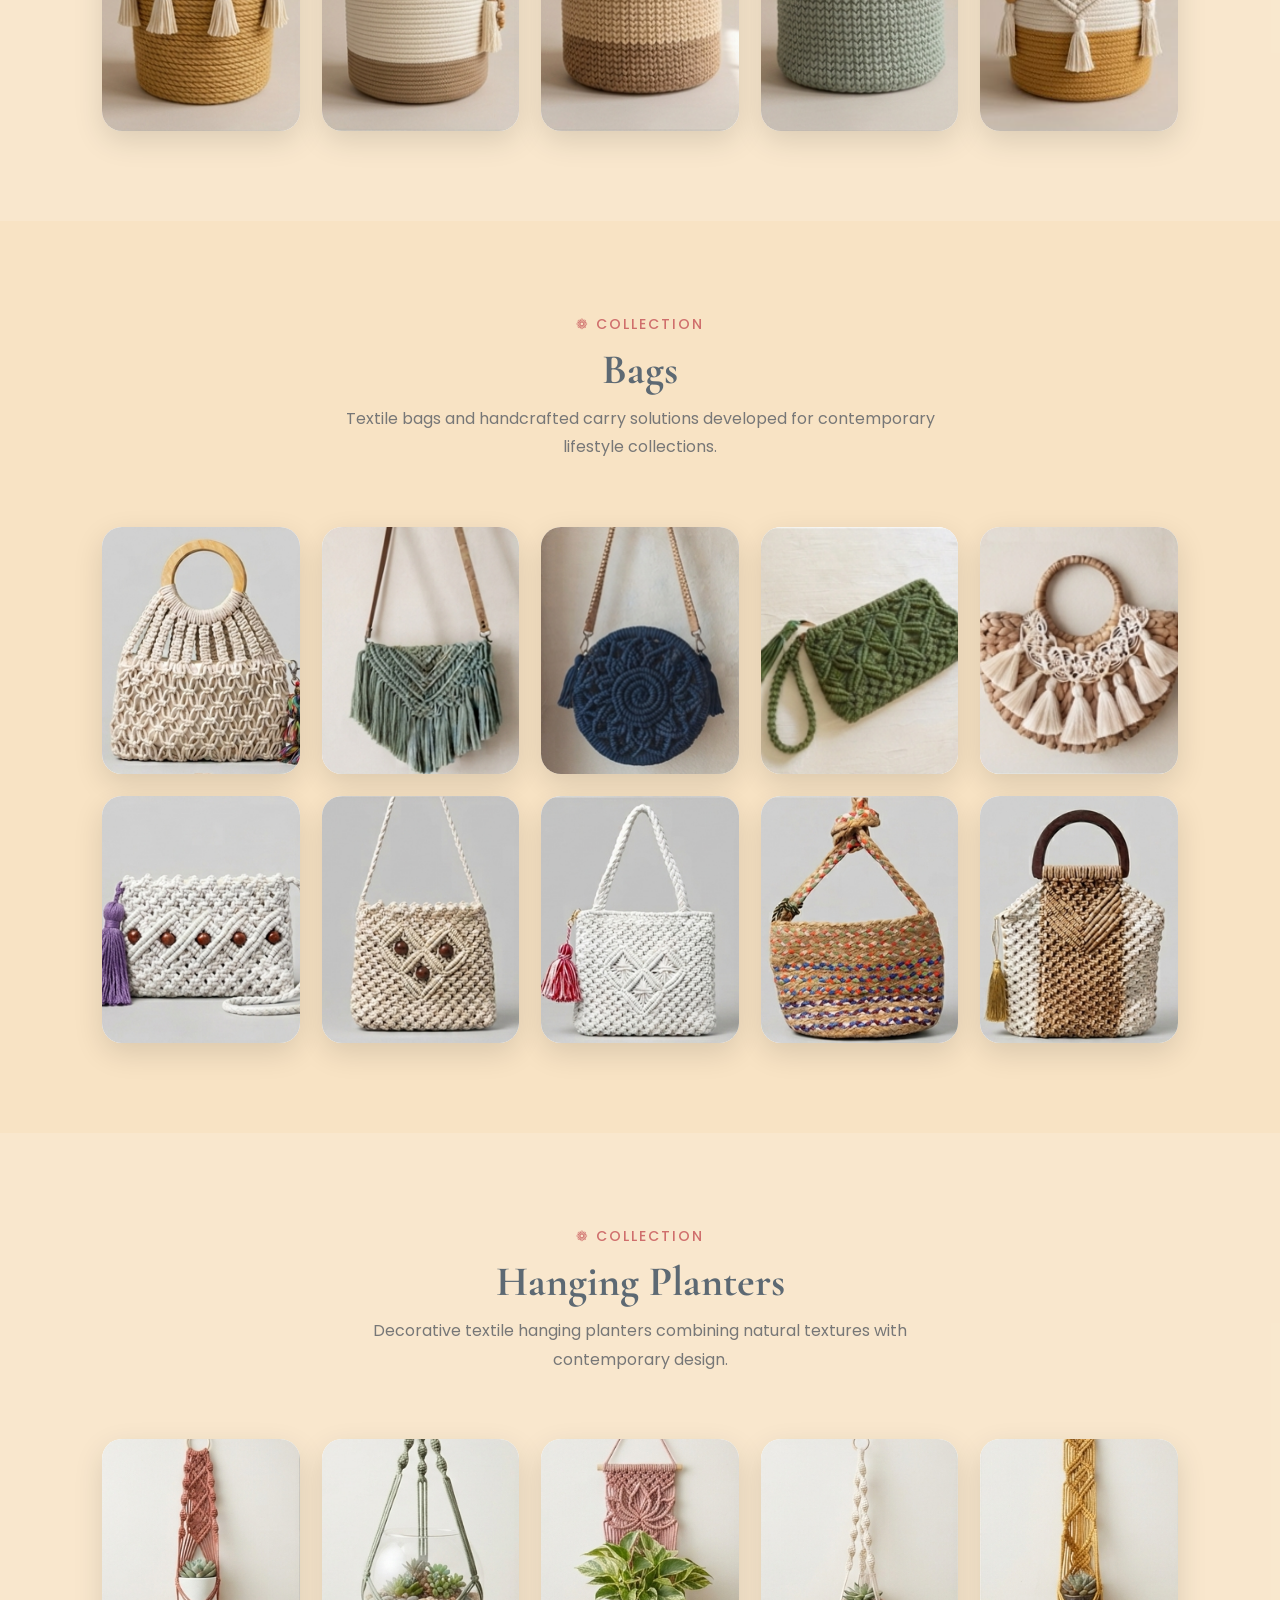
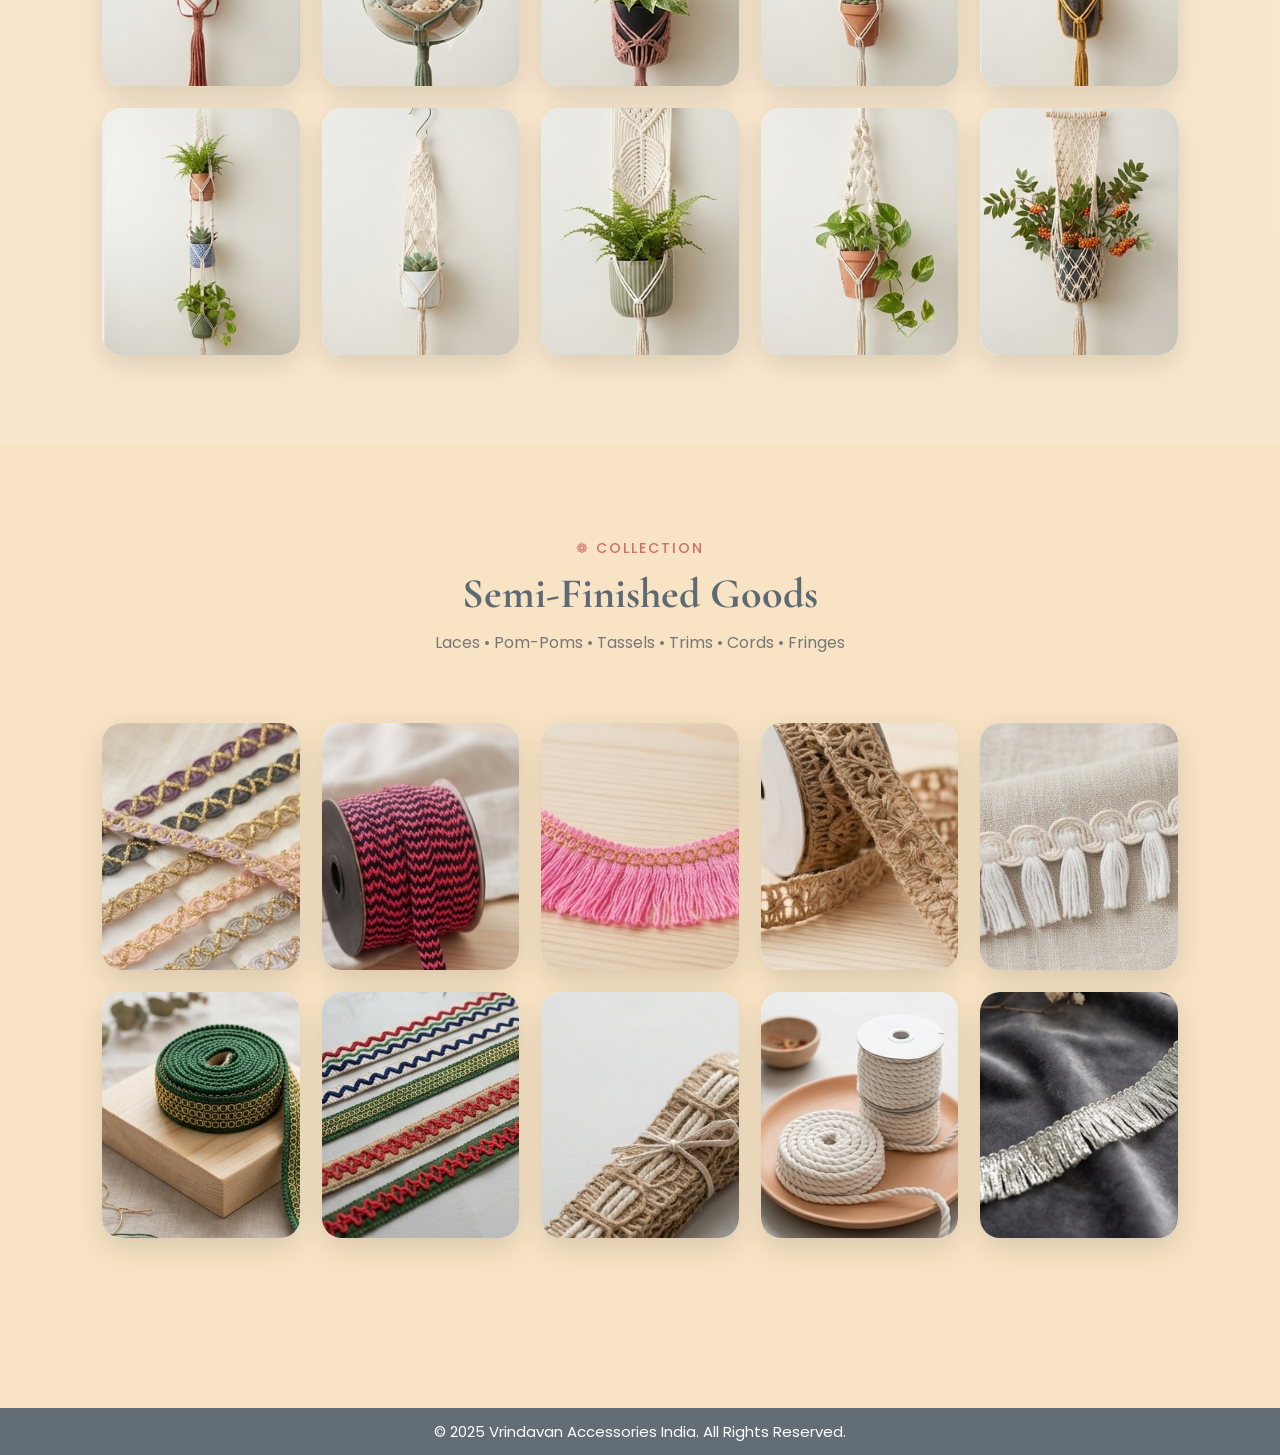
<file: products.html>
<!DOCTYPE html>
<html lang="en">

<head>

    <meta charset="UTF-8">

    <meta
        name="viewport"
        content="width=device-width, initial-scale=1.0"
    >

    <title>VAI | Products</title>

    <meta
        name="description"
        content="Explore VAI's complete collection of premium textile accessories."
    >

    <link rel="preconnect" href="https://fonts.googleapis.com">

<link rel="preconnect" href="https://fonts.gstatic.com" crossorigin>

<link
    href="https://fonts.googleapis.com/css2?family=Cormorant+Garamond:wght@400;500;600;700&family=Marcellus&family=Manrope:wght@300;400;500;600&family=Poppins:wght@400;500;600;700&display=swap"
    rel="stylesheet"
>

    <link rel="stylesheet" href="style.css">

    <link rel="stylesheet" href="products.css">

</head>

<body>

<div class="texture"></div>
<div class="grain"></div>


<!-- ================= NAVBAR ================= -->

<header>

<nav class="navbar">

<div class="logo">

<img src="images/logo.png" alt="Logo">

<span>Vrindavan Accessories India</span>

</div>

<ul>

<li><a href="index.html">Home</a></li>

<li><a href="index.html#about">About</a></li>

<li><a href="products.html">Products</a></li>

<li><a href="index.html#why">Why VAI</a></li>

<li><a href="index.html#process">Process</a></li>

<li><a href="index.html#gallery">Gallery</a></li>

<li><a href="index.html#contact">Contact</a></li>

</ul>

</nav>

</header>

<!-- ================= HERO ================= -->

<section id="hero" class="products-hero">

    <div class="hero-overlay">

        <div class="hero-content">

            <h1>
                TEXTILE ACCESSORIES
            </h1>

            <h3>CRAFTED WITH CHARACTER</h3>

            <p>
                Explore our collection of handcrafted textile accessories,
                decorative furnishings and semi-finished textile components.
            </p>

        </div>

    </div>


    <!-- ================= PRODUCT NAV ================= -->

    <div class="product-directory">

        <div class="product-directory-inner">

            <a href="#napkin-rings">Napkin Rings</a>
            <a href="#wall-hanging">Wall Hanging</a>
            <a href="#roof-hanging">Roof Hanging</a>
            <a href="#curtain-tiebacks">Curtain Tie Backs</a>
            <a href="#table-mats">Table Mats</a>
            <a href="#floor-mats">Floor Mats</a>
            <a href="#pet-toys">Pet Toys</a>
            <a href="#pet-leashes">Pet Leashes</a>
            <a href="#christmas-ornaments">Christmas Ornaments</a>
            <a href="#baskets">Baskets</a>
            <a href="#bags">Bags</a>
            <a href="#hanging-planters">Hanging Planters</a>
            <a href="#semi-finished-goods">Semi-Finished Goods</a>

             <!-- SECOND SET — FOR LOOP -->
        <a href="#napkin-rings">Napkin Rings</a>
        <a href="#wall-hanging">Wall Hanging</a>
        <a href="#roof-hanging">Roof Hanging</a>
        <a href="#curtain-tiebacks">Curtain Tie Backs</a>
        <a href="#table-mats">Table Mats</a>
        <a href="#floor-mats">Floor Mats</a>
        <a href="#pet-toys">Pet Toys</a>
        <a href="#pet-leashes">Pet Leashes</a>
        <a href="#christmas-ornaments">Christmas Ornaments</a>
        <a href="#baskets">Baskets</a>
        <a href="#bags">Bags</a>
        <a href="#hanging-planters">Hanging Planters</a>
        <a href="#semi-finished-goods">Semi-Finished Goods</a>

        </div>

    </div>

</section>

<!-- ================= NAPKIN RINGS ================= -->

<section
    class="product-category"
    id="napkin-rings"
>

    <div class="container">

        <div class="category-heading">

            <span class="section-tag">
                ❁ COLLECTION
            </span>

            <h2>Napkin Rings</h2>

            <p>
                Decorative textile and handcrafted napkin
                accessories designed for refined table settings.
            </p>

        </div>


        <div class="product-gallery">

            <article class="gallery-card">
                <img
                    src="images/products/n (1).png"
                    alt="Napkin Ring"
                >
            </article>

            <article class="gallery-card">
                <img
                    src="images/products/n (2).png"
                    alt="Napkin Ring"
                >
            </article>

            <article class="gallery-card">
                <img
                    src="images/products/n (3).png"
                    alt="Napkin Ring"
                >
            </article>

            <article class="gallery-card">
                <img
                    src="images/products/n (4).png"
                    alt="Napkin Ring"
                >
            </article>

            <article class="gallery-card">
                <img
                    src="images/products/n (5).png"
                    alt="Napkin Ring"
                >
            </article>

            <article class="gallery-card">
                <img
                    src="images/products/n (6).png"
                    alt="Napkin Ring"
                >
            </article>

            <article class="gallery-card">
                <img
                    src="images/products/n (7).png"
                    alt="Napkin Ring"
                >
            </article>

            <article class="gallery-card">
                <img
                    src="images/products/n (8).png"
                    alt="Napkin Ring"
                >
            </article>

            <article class="gallery-card">
                <img
                    src="images/products/n (9).png"
                    alt="Napkin Ring"
                >
            </article>

            <article class="gallery-card">
                <img
                    src="images/products/n (10).png"
                    alt="Napkin Ring"
                >
            </article>

        </div>

    </div>

</section>


<!-- ================= WALL HANGING ================= -->

<section
    class="product-category"
    id="wall-hanging"
>

    <div class="container">

        <div class="category-heading">

            <span class="section-tag">
                ❁ COLLECTION
            </span>

            <h2>Wall Hanging</h2>

            <p>
                Decorative handcrafted textile wall pieces
                created for distinctive interiors.
            </p>

        </div>

        <div class="product-gallery">

            <article class="gallery-card">
                <img src="images/products/wh (1).png" alt="">
            </article>

            <article class="gallery-card">
                <img src="images/products/wh (2).png" alt="">
            </article>

            <article class="gallery-card">
                <img src="images/products/wh (3).png" alt="">
            </article>

            <article class="gallery-card">
                <img src="images/products/wh (4).png" alt="">
            </article>

            <article class="gallery-card">
                <img src="images/products/wh (5).png" alt="">
            </article>

            <article class="gallery-card">
                <img src="images/products/wh (6).png" alt="">
            </article>

            <article class="gallery-card">
                <img src="images/products/wh (7).png" alt="">
            </article>

            <article class="gallery-card">
                <img src="images/products/wh (8).png" alt="">
            </article>

            <article class="gallery-card">
                <img src="images/products/wh (9).png" alt="">
            </article>

            <article class="gallery-card">
                <img src="images/products/wh (10).png" alt="">
            </article>

        </div>

    </div>

</section>


<!-- ================= ROOF HANGING ================= -->

<section
    class="product-category"
    id="roof-hanging"
>

    <div class="container">

        <div class="category-heading">

            <span class="section-tag">
                ❁ COLLECTION
            </span>

            <h2>Roof Hanging</h2>

            <p>
                Textile hanging accents designed to bring
                warmth and character to interior spaces.
            </p>

        </div>

        <div class="product-gallery">

            <article class="gallery-card">
                <img src="images/products/rh (1).png" alt="">
            </article>

            <article class="gallery-card">
                <img src="images/products/rh (2).png" alt="">
            </article>

            <article class="gallery-card">
                <img src="images/products/rh (3).png" alt="">
            </article>

            <article class="gallery-card">
                <img src="images/products/rh (4).png" alt="">
            </article>

            <article class="gallery-card">
                <img src="images/products/rh (5).png" alt="">
            </article>

            <article class="gallery-card">
                <img src="images/products/rh (6).png" alt="">
            </article>

            <article class="gallery-card">
                <img src="images/products/rh (7).png" alt="">
            </article>

            <article class="gallery-card">
                <img src="images/products/rh (8).png" alt="">
            </article>

            <article class="gallery-card">
                <img src="images/products/rh (9).png" alt="">
            </article>

            <article class="gallery-card">
                <img src="images/products/rh (10).png" alt="">
            </article>

        </div>

    </div>

</section>


<!-- ================= CURTAIN TIE BACKS ================= -->

<section
    class="product-category"
    id="curtain-tiebacks"
>

    <div class="container">

        <div class="category-heading">

            <span class="section-tag">
                ❁ COLLECTION
            </span>

            <h2>Curtain Tie Backs</h2>

            <p>
                Decorative tie backs, tassels and textile
                embellishments for elegant window treatments.
            </p>

        </div>

        <div class="product-gallery">

            <article class="gallery-card">
                <img src="images/products/t (1).png" alt="">
            </article>

            <article class="gallery-card">
                <img src="images/products/t (2).png" alt="">
            </article>

            <article class="gallery-card">
                <img src="images/products/t (3).png" alt="">
            </article>

            <article class="gallery-card">
                <img src="images/products/t (4).png" alt="">
            </article>

            <article class="gallery-card">
                <img src="images/products/t (5).png" alt="">
            </article>

            <article class="gallery-card">
                <img src="images/products/t (6).png" alt="">
            </article>

            <article class="gallery-card">
                <img src="images/products/t (7).png" alt="">
            </article>

            <article class="gallery-card">
                <img src="images/products/t (8).png" alt="">
            </article>

            <article class="gallery-card">
                <img src="images/products/t (9).png" alt="">
            </article>

            <article class="gallery-card">
                <img src="images/products/t (10).png" alt="">
            </article>

        </div>

    </div>

</section>


<!-- ================= TABLE MATS ================= -->

<section
    class="product-category"
    id="table-mats"
>

    <div class="container">

        <div class="category-heading">

            <span class="section-tag">
                ❁ COLLECTION
            </span>

            <h2>Table Mats</h2>

            <p>
                Woven and textile table mats designed for
                sophisticated dining environments.
            </p>

        </div>

        <div class="product-gallery">

            <article class="gallery-card"><img src="images/products/tm (1).png" alt=""></article>
            <article class="gallery-card"><img src="images/products/tm (2).png" alt=""></article>
            <article class="gallery-card"><img src="images/products/tm (3).png" alt=""></article>
            <article class="gallery-card"><img src="images/products/tm (4).png" alt=""></article>
            <article class="gallery-card"><img src="images/products/tm (5).png" alt=""></article>
            <article class="gallery-card"><img src="images/products/tm (6).png" alt=""></article>
            <article class="gallery-card"><img src="images/products/tm (7).png" alt=""></article>
            <article class="gallery-card"><img src="images/products/tm (8).png" alt=""></article>
            <article class="gallery-card"><img src="images/products/tm (9).png" alt=""></article>
            <article class="gallery-card"><img src="images/products/tm (10).png" alt=""></article>

        </div>

    </div>

</section>


<!-- ================= FLOOR MATS ================= -->

<section
    class="product-category"
    id="floor-mats"
>

    <div class="container">

        <div class="category-heading">

            <span class="section-tag">❁ COLLECTION</span>

            <h2>Floor Mats</h2>

            <p>
                Functional and decorative textile floor
                solutions for contemporary interiors.
            </p>

        </div>

        <div class="product-gallery">

            <article class="gallery-card"><img src="images/products/fm (1).png" alt=""></article>
            <article class="gallery-card"><img src="images/products/fm (2).png" alt=""></article>
            <article class="gallery-card"><img src="images/products/fm (3).png" alt=""></article>
            <article class="gallery-card"><img src="images/products/fm (4).png" alt=""></article>
            <article class="gallery-card"><img src="images/products/fm (5).png" alt=""></article>
            <article class="gallery-card"><img src="images/products/fm (6).png" alt=""></article>
            <article class="gallery-card"><img src="images/products/fm (7).png" alt=""></article>
            <article class="gallery-card"><img src="images/products/fm (8).png" alt=""></article>
            <article class="gallery-card"><img src="images/products/fm (9).png" alt=""></article>
            <article class="gallery-card"><img src="images/products/fm (10).png" alt=""></article>

        </div>

    </div>

</section>


<!-- ================= PET TOYS ================= -->

<section
    class="product-category"
    id="pet-toys"
>

    <div class="container">

        <div class="category-heading">

            <span class="section-tag">❁ COLLECTION</span>

            <h2>Pet Toys</h2>

            <p>
                Textile-based pet accessories combining
                functionality with thoughtful design.
            </p>

        </div>

        <div class="product-gallery">

            <article class="gallery-card"><img src="images/products/pt (1).png" alt=""></article>
            <article class="gallery-card"><img src="images/products/pt (2).png" alt=""></article>
            <article class="gallery-card"><img src="images/products/pt (3).png" alt=""></article>
            <article class="gallery-card"><img src="images/products/pt (4).png" alt=""></article>
            <article class="gallery-card"><img src="images/products/pt (5).png" alt=""></article>
            <article class="gallery-card"><img src="images/products/pt (6).png" alt=""></article>
            <article class="gallery-card"><img src="images/products/pt (7).png" alt=""></article>
            <article class="gallery-card"><img src="images/products/pt (8).png" alt=""></article>
            <article class="gallery-card"><img src="images/products/pt (9).png" alt=""></article>
            <article class="gallery-card"><img src="images/products/pt (1).png" alt=""></article>

        </div>

    </div>

</section>


<!-- ================= PET LEASHES ================= -->

<section
    class="product-category"
    id="pet-leashes"
>

    <div class="container">

        <div class="category-heading">

            <span class="section-tag">❁ COLLECTION</span>

            <h2>Pet Leashes</h2>

            <p>
                Carefully constructed textile leashes
                developed for comfort, durability and style.
            </p>

        </div>

        <div class="product-gallery">

            <article class="gallery-card"><img src="images/products/pl (1).png" alt=""></article>
            <article class="gallery-card"><img src="images/products/pl (2).png" alt=""></article>
            <article class="gallery-card"><img src="images/products/pl (3).png" alt=""></article>
            <article class="gallery-card"><img src="images/products/pl (4).png" alt=""></article>
            <article class="gallery-card"><img src="images/products/pl (5).png" alt=""></article>
            <article class="gallery-card"><img src="images/products/pl (6).png" alt=""></article>
            <article class="gallery-card"><img src="images/products/pl (7).png" alt=""></article>
            <article class="gallery-card"><img src="images/products/pl (8).png" alt=""></article>
            <article class="gallery-card"><img src="images/products/pl (9).png" alt=""></article>
            <article class="gallery-card"><img src="images/products/pl (10).png" alt=""></article>

        </div>

    </div>

</section>


<!-- ================= CHRISTMAS ORNAMENTS ================= -->

<section
    class="product-category"
    id="christmas-ornaments"
>

    <div class="container">

        <div class="category-heading">

            <span class="section-tag">❁ COLLECTION</span>

            <h2>Christmas Ornaments</h2>

            <p>
                Decorative textile ornaments and festive
                embellishments for seasonal collections.
            </p>

        </div>

        <div class="product-gallery">

            <article class="gallery-card"><img src="images/products/c (1).png" alt=""></article>
            <article class="gallery-card"><img src="images/products/c (2).png" alt=""></article>
            <article class="gallery-card"><img src="images/products/c (3).png" alt=""></article>
            <article class="gallery-card"><img src="images/products/c (4).png" alt=""></article>
            <article class="gallery-card"><img src="images/products/c (5).png" alt=""></article>
            <article class="gallery-card"><img src="images/products/c (6).png" alt=""></article>
            <article class="gallery-card"><img src="images/products/c (7).png" alt=""></article>
            <article class="gallery-card"><img src="images/products/c (8).png" alt=""></article>
            <article class="gallery-card"><img src="images/products/c (9).png" alt=""></article>
            <article class="gallery-card"><img src="images/products/c (10).png" alt=""></article>

        </div>

    </div>

</section>


<!-- ================= BASKETS ================= -->

<section
    class="product-category"
    id="baskets"
>

    <div class="container">

        <div class="category-heading">

            <span class="section-tag">❁ COLLECTION</span>

            <h2>Baskets</h2>

            <p>
                Handcrafted textile and woven baskets for
                elegant storage and décor.
            </p>

        </div>

        <div class="product-gallery">

            <article class="gallery-card"><img src="images/products/b (1).png" alt=""></article>
            <article class="gallery-card"><img src="images/products/b (2).png" alt=""></article>
            <article class="gallery-card"><img src="images/products/b (3).png" alt=""></article>
            <article class="gallery-card"><img src="images/products/b (4).png" alt=""></article>
            <article class="gallery-card"><img src="images/products/b (5).png" alt=""></article>
            <article class="gallery-card"><img src="images/products/b (6).png" alt=""></article>
            <article class="gallery-card"><img src="images/products/b (7).png" alt=""></article>
            <article class="gallery-card"><img src="images/products/b (8).png" alt=""></article>
            <article class="gallery-card"><img src="images/products/b (9).png" alt=""></article>
            <article class="gallery-card"><img src="images/products/b (10).png" alt=""></article>

        </div>

    </div>

</section>


<!-- ================= BAGS ================= -->

<section
    class="product-category"
    id="bags"
>

    <div class="container">

        <div class="category-heading">

            <span class="section-tag">❁ COLLECTION</span>

            <h2>Bags</h2>

            <p>
                Textile bags and handcrafted carry solutions
                developed for contemporary lifestyle collections.
            </p>

        </div>

        <div class="product-gallery">

            <article class="gallery-card"><img src="images/products/bg (1).png" alt=""></article>
            <article class="gallery-card"><img src="images/products/bg (2).png" alt=""></article>
            <article class="gallery-card"><img src="images/products/bg (3).png" alt=""></article>
            <article class="gallery-card"><img src="images/products/bg (4).png" alt=""></article>
            <article class="gallery-card"><img src="images/products/bg (5).png" alt=""></article>
            <article class="gallery-card"><img src="images/products/bg (6).png" alt=""></article>
            <article class="gallery-card"><img src="images/products/bg (7).png" alt=""></article>
            <article class="gallery-card"><img src="images/products/bg (8).png" alt=""></article>
            <article class="gallery-card"><img src="images/products/bg (9).png" alt=""></article>
            <article class="gallery-card"><img src="images/products/bg (10).png" alt=""></article>

        </div>

    </div>

</section>


<!-- ================= HANGING PLANTERS ================= -->

<section
    class="product-category"
    id="hanging-planters"
>

    <div class="container">

        <div class="category-heading">

            <span class="section-tag">❁ COLLECTION</span>

            <h2>Hanging Planters</h2>

            <p>
                Decorative textile hanging planters combining
                natural textures with contemporary design.
            </p>

        </div>

        <div class="product-gallery">

            <article class="gallery-card"><img src="images/products/p (1).png" alt=""></article>
            <article class="gallery-card"><img src="images/products/p (2).png" alt=""></article>
            <article class="gallery-card"><img src="images/products/p (3).png" alt=""></article>
            <article class="gallery-card"><img src="images/products/p (4).png" alt=""></article>
            <article class="gallery-card"><img src="images/products/p (5).png" alt=""></article>
            <article class="gallery-card"><img src="images/products/p (6).png" alt=""></article>
            <article class="gallery-card"><img src="images/products/p (7).png" alt=""></article>
            <article class="gallery-card"><img src="images/products/p (8).png" alt=""></article>
            <article class="gallery-card"><img src="images/products/p (9).png" alt=""></article>
            <article class="gallery-card"><img src="images/products/p (10).png" alt=""></article>

        </div>

    </div>

</section>


<!-- ================= SEMI FINISHED ================= -->

<section
    class="product-category"
    id="semi-finished-goods"
>

    <div class="container">

        <div class="category-heading">

            <span class="section-tag">❁ COLLECTION</span>

            <h2>Semi-Finished Goods</h2>

            <p>
                Laces • Pom-Poms • Tassels • Trims • Cords • Fringes
            </p>

        </div>

        <div class="product-gallery">

            <article class="gallery-card"><img src="images/products/tr (1).png" alt=""></article>
            <article class="gallery-card"><img src="images/products/tr (2).png" alt=""></article>
            <article class="gallery-card"><img src="images/products/tr (3).png" alt=""></article>
            <article class="gallery-card"><img src="images/products/tr (4).png" alt=""></article>
            <article class="gallery-card"><img src="images/products/tr (5).png" alt=""></article>
            <article class="gallery-card"><img src="images/products/tr (6).png" alt=""></article>
            <article class="gallery-card"><img src="images/products/tr (7).png" alt=""></article>
            <article class="gallery-card"><img src="images/products/tr (8).png" alt=""></article>
            <article class="gallery-card"><img src="images/products/tr (9).png" alt=""></article>
            <article class="gallery-card"><img src="images/products/tr (10).png" alt=""></article>

        </div>

    </div>

</section>


<!-- ================= FOOTER ================= -->

<footer>

    <p>

        © 2025 Vrindavan Accessories India. All Rights Reserved.

    </p>

</footer>

<script src="products.js"></script>

</body>

</html>
</file>
<file: style.css>
/*==========================
GOOGLE FONTS & RESET
==========================*/

*{
    margin:0;
    padding:0;
    box-sizing:border-box;
    scroll-behavior:smooth;
}

:root{

    --primary:#CF6E6C;
    --secondary:#F0C283;
    --background:#F8E3C4;
    --text:#5D6973;
    --light:#ffffff;
    --shadow:0 10px 30px rgba(0,0,0,.12);

}

body{
    font-family:'Poppins',sans-serif;
    color:var(--text);
    overflow-x:hidden;
    background:#F8E3C4;
}

body::before{

    content:"";

    position:fixed;

    inset:0;

    background:
    linear-gradient(
        rgba(248,227,196,.78),
        rgba(248,227,196,.78)
    ),
    url("images/background.png");

    background-size:cover;
    background-position:center;
    background-repeat:no-repeat;

    z-index:-1;

}

img{
    width:100%;
    display:block;
}

a{
    text-decoration:none;
}

section{

    padding:90px 8%;
    position:relative;

}

.section-title{

    text-align:center;
    margin-bottom:70px;

}

.section-title h2{

    font-size:42px;
    font-family:'Cormorant Garamond',serif;
    color:var(--text);

}

.section-title p{

    margin-top:12px;
    font-size:16px;
    color:#777;

}

/*==========================
NAVBAR
==========================*/

header{

    width:100%;
    position:fixed;
    top:0;
    left:0;
    z-index:999;

}

.navbar{

    display:flex;
    justify-content:space-between;
    align-items:center;

    padding:10px 6%;

    background:rgba(248,227,196,.92);

    backdrop-filter:blur(15px);

    box-shadow:0 5px 20px rgba(0,0,0,.08);

}

.logo{

    display:flex;
    align-items:center;
    gap:12px;

}

.logo img{

    width:45px;
    transition:.4s;

}

.logo img:hover{

    transform:rotate(-8deg) scale(1.08);

}

.logo span{

    font-weight:600;
    font-size:18px;

    color:var(--text);

}

.navbar ul{

    display:flex;
    list-style:none;
    gap:35px;

}

.navbar ul li a{

    color:var(--text);
    font-weight:500;
    transition:.35s;

}

.navbar ul li a:hover{

    color:var(--primary);

}

/*==========================
HERO
==========================*/

#hero{

    height:100vh;

    display:flex;
    justify-content:center;
    align-items:center;

    text-align:center;

}

.hero-overlay{

    width:100%;
    height:100%;

    display:flex;
    justify-content:center;
    align-items:center;

}

.hero-content{

    max-width:900px;

}

.hero-content h1{

    font-family:'Cormorant Garamond',serif;

    font-size:74px;

    line-height:1.05;

    color:var(--text);

    letter-spacing:2px;

}

.hero-content h3{

    margin:25px 0;

    color:var(--primary);

    font-size:26px;

    font-weight:600;

}

.hero-content p{

    font-size:19px;

    line-height:1.8;

    margin-bottom:45px;

}

/*==========================
BUTTONS
==========================*/

.hero-buttons{

    display:flex;
    justify-content:center;
    gap:20px;

}

.btn-primary,
.btn-secondary{

    padding:15px 38px;

    border-radius:50px;

    transition:.35s;

    font-weight:600;

}

.btn-primary{

    background:var(--primary);
    color:white;

}

.btn-primary:hover{

    background:var(--text);

    transform:translateY(-5px);

}

.btn-secondary{

    border:2px solid var(--text);

    color:var(--text);

}

.btn-secondary:hover{

    background:var(--secondary);

    border-color:var(--secondary);

    transform:translateY(-5px);

}

/*==========================
ABOUT
==========================*/

.about-container {
    max-width: 1000px;
    margin: auto;
    text-align: center;
}

/* WHO WE ARE HEADING */
.section-title {
    margin-bottom: 5px;
}

.section-title h2 {
    font-size: 40px;
    margin-top: 0;
    margin-bottom: 5px;
    font-family: 'Cormorant Garamond', serif;
}

/* ABOUT CONTENT */
.about-content p {
    line-height: 1.9;
    margin-top: 0;
    margin-bottom: 35px;
}

/* ABOUT CARDS */
.about-grid {
    display: grid;
    grid-template-columns: repeat(2, 1fr);
    gap: 22px;
}

.about-card {
    background: rgba(255, 255, 255, .90);
    border-radius: 18px;
    text-align: center;
    padding: 35px 25px;
    transition: .35s;
    box-shadow: var(--shadow);
}

.about-card:hover {
    transform: translateY(-8px);
}

.about-card i {
    font-size: 34px;
    color: var(--primary);
    margin-bottom: 18px;
}

.about-card h4 {
    margin-bottom: 8px;
}

/*=========================================
PRODUCTS
=========================================*/

#products{
    overflow:hidden;
}

.product-carousel{
    width:100%;
    overflow:hidden;
    position:relative;
    padding:20px 0;
}

.product-track{

    display:flex;
    width:max-content;
    gap:28px;

    animation:scrollProducts 35s linear infinite;

}

.product-track:hover{
    animation-play-state:paused;
}

@keyframes scrollProducts{

    from{
        transform:translateX(0);
    }

    to{
        transform:translateX(-50%);
    }

}

.product-card{

    width:320px;
    min-width:320px;

    border-radius:20px;

    overflow:hidden;

    background:rgba(255,255,255,.93);

    box-shadow:var(--shadow);

    transition:.4s;

    cursor:pointer;

}

.product-card img{

    height:320px;

    object-fit:cover;

    transition:.5s;

}

.product-info{

    padding:25px;

    text-align:center;

}

.product-info h3{

    font-family:'Cormorant Garamond',serif;

    font-size:30px;

    color:var(--text);

    margin-bottom:8px;

}

.product-info span{

    font-size:14px;

    color:#777;

    display:block;

    line-height:1.6;

}

.product-card:hover{

    transform:translateY(-10px);

    box-shadow:0 18px 40px rgba(0,0,0,.18);

}

.product-card:hover img{

    transform:scale(1.08);

}

/*=========================================
WHY VAI
=========================================*/

#why {
    padding-top: 40px;
    padding-bottom: 40px;
}

/* SECTION HEADING */
#why .section-title {
    margin-bottom: 20px;
    text-align: center;
}

#why .section-title h2 {
    font-family: 'Cormorant Garamond', serif;
    font-size: 34px;
    margin-top: 0;
    margin-bottom: 5px;
}

#why .section-title p {
    margin-top: 0;
    margin-bottom: 0;
    line-height: 1.6;
}

/* WHY CARDS */
.why-grid {
    display: grid;
    grid-template-columns: repeat(3, 1fr);
    gap: 30px;
}

.why-card {
    position: relative;
    overflow: hidden;
    border-radius: 20px;
    height: 340px;
    cursor: pointer;
    box-shadow: var(--shadow);
}

.why-card img {
    width: 100%;
    height: 100%;
    object-fit: cover;
    transition: .6s;
}

.why-overlay {
    position: absolute;
    left: 0;
    right: 0;
    bottom: 0;

    background: rgba(93, 105, 115, .92);
    color: white;

    padding: 28px;

    transform: translateY(100%);
    transition: .45s;
}

.why-overlay h3 {
    font-family: 'Cormorant Garamond', serif;
    font-size: 30px;
    margin-top: 0;
    margin-bottom: 10px;
}

.why-overlay p {
    font-size: 15px;
    line-height: 1.8;
    margin: 0;
}

.why-card:hover img {
    transform: scale(1.12);
}

.why-card:hover .why-overlay {
    transform: translateY(0);
}

/*=========================================
PROCESS
=========================================*/

.timeline{

    display:flex;

    justify-content:space-between;

    align-items:center;

    flex-wrap:wrap;

    gap:15px;

}

.timeline-step{

    display:flex;

    flex-direction:column;

    align-items:center;

    position:relative;

    animation:pulse 6s infinite;

}

.timeline-step:nth-child(1){
animation-delay:0s;
}

.timeline-step:nth-child(3){
animation-delay:1s;
}

.timeline-step:nth-child(5){
animation-delay:2s;
}

.timeline-step:nth-child(7){
animation-delay:3s;
}

.timeline-step:nth-child(9){
animation-delay:4s;
}

.timeline-step:nth-child(11){
animation-delay:5s;
}

.timeline:hover .timeline-step{

    animation-play-state:paused;

}

.circle{

    width:90px;
    height:90px;

    border-radius:50%;

    background:var(--primary);

    color:white;

    display:flex;

    justify-content:center;

    align-items:center;

    font-size:34px;

    transition:.35s;

    box-shadow:var(--shadow);

}

.timeline-step h3{

    margin-top:18px;

    font-size:18px;

    text-align:center;

    color:var(--text);

}

.line{

    width:80px;

    height:4px;

    background:var(--secondary);

    border-radius:20px;

}

@keyframes pulse{

    0%{

        transform:translateY(0);

    }

    20%{

        transform:translateY(-10px);

    }

    40%{

        transform:translateY(0);

    }

    100%{

        transform:translateY(0);

    }

}

.timeline-step:hover .circle{

    transform:scale(1.12);

    background:var(--text);

}

/*=========================================
INDUSTRIES SERVED
=========================================*/

.industry-grid{

    display:grid;
    grid-template-columns:repeat(auto-fit,minmax(250px,1fr));
    gap:30px;

}

.industry-card{

    position:relative;
    overflow:hidden;
    border-radius:20px;
    height:320px;

    cursor:pointer;

    box-shadow:var(--shadow);

}

.industry-card img{

    width:100%;
    height:100%;
    object-fit:cover;

    transition:.6s;

}

.industry-overlay{

    position:absolute;
    inset:0;

    background:rgba(207,110,108,.88);

    display:flex;
    justify-content:center;
    align-items:center;

    opacity:0;

    transition:.4s;

}

.industry-overlay h3{

    color:#fff;

    font-size:28px;

    font-family:'Cormorant Garamond',serif;

    text-align:center;

    padding:20px;

}

.industry-card:hover img{

    transform:scale(1.1);

}

.industry-card:hover .industry-overlay{

    opacity:1;

}

/*=========================================
GALLERY
=========================================*/

.gallery-grid{

    display:grid;

    grid-template-columns:repeat(4,1fr);

    grid-auto-rows:220px;

    gap:18px;

}

.gallery-item{

    overflow:hidden;

    border-radius:18px;

    box-shadow:var(--shadow);

    cursor:pointer;

}

.gallery-item img{

    width:100%;
    height:100%;

    object-fit:cover;

    transition:.6s;

}

.gallery-item:hover img{

    transform:scale(1.12);

}

.gallery-item.tall{

    grid-row:span 2;

}

.gallery-item.wide{

    grid-column:span 2;

}

/*=========================================
CERTIFICATES
=========================================*/

.certificate-grid{

    display:grid;

    grid-template-columns:repeat(auto-fit,minmax(240px,1fr));

    gap:30px;

}

.certificate-card{

    height:320px;

    perspective:1200px;

}

.certificate-inner{

    position:relative;

    width:100%;
    height:100%;

    transition:.8s;

    transform-style:preserve-3d;

}

.certificate-card:hover .certificate-inner{

    transform:rotateY(180deg);

}

.certificate-front,
.certificate-back{

    position:absolute;

    width:100%;
    height:100%;

    backface-visibility:hidden;

    border-radius:20px;

    overflow:hidden;

    box-shadow:var(--shadow);

}

.certificate-front{

    background:white;

    display:flex;

    flex-direction:column;

    justify-content:center;

    align-items:center;

}

.certificate-front i{

    font-size:60px;

    color:var(--primary);

    margin-bottom:20px;

}

.certificate-front h3{

    font-size:28px;

    color:var(--text);

    font-family:'Cormorant Garamond',serif;

}

.certificate-back{

    transform:rotateY(180deg);

}

.certificate-back img{

    width:100%;
    height:100%;

    object-fit:cover;

}

/*=========================================
CONTACT
=========================================*/

.contact-container{

    display:grid;

    grid-template-columns:repeat(3,1fr);

    gap:30px;

    margin-bottom:50px;

}

.contact-box{

    background:rgba(255,255,255,.92);

    border-radius:20px;

    padding:40px;

    text-align:center;

    transition:.35s;

    box-shadow:var(--shadow);

}

.contact-box:hover{

    transform:translateY(-8px);

}

.contact-box i{

    font-size:40px;

    color:var(--primary);

    margin-bottom:20px;

}

.contact-box h3{

    margin-bottom:15px;

    font-size:28px;

    font-family:'Cormorant Garamond',serif;

}

.contact-box p{

    margin:8px 0;

    line-height:1.8;

}

.contact-btn{

    display:inline-block;

    margin-top:25px;

    padding:14px 35px;

    border-radius:50px;

    color:#fff;

    font-weight:600;

    transition:.35s;

}

.email-btn{

    background:var(--primary);

}

.whatsapp-btn{

    background:#25D366;

}

.contact-btn:hover{

    transform:translateY(-5px);

}

.map-container{

    overflow:hidden;

    border-radius:20px;

    box-shadow:var(--shadow);

    margin-top:20px;

}

.social-section{

    margin-top:60px;

    text-align:center;

}

.social-section h3{

    margin-bottom:25px;

    font-family:'Cormorant Garamond',serif;

    font-size:32px;

}

.social-icons{

    display:flex;

    justify-content:center;

    gap:25px;

}

.social-icons a{

    width:65px;
    height:65px;

    display:flex;

    justify-content:center;

    align-items:center;

    border-radius:50%;

    background:var(--primary);

    color:white;

    font-size:28px;

    transition:.35s;

}

.social-icons a:hover{

    background:var(--text);

    transform:translateY(-6px) rotate(8deg);

}

/*=========================================
FOOTER
=========================================*/

footer{

    margin-top:80px;

    background:rgba(93,105,115,.96);

    color:white;

    text-align:center;

    padding: 12px 20px;

    font-size:15px;

}

/*=========================================
RESPONSIVE
=========================================*/

@media(max-width:1100px){

.about-container{

grid-template-columns:1fr;

}

.why-grid{

grid-template-columns:repeat(2,1fr);

}

.contact-container{

grid-template-columns:1fr;

}

.gallery-grid{

grid-template-columns:repeat(2,1fr);

}

.timeline{

flex-direction:column;

}

.line{

width:4px;

height:60px;

}

}

@media(max-width:768px){

.navbar{

flex-direction:column;

gap:20px;

}

.navbar ul{

flex-wrap:wrap;

justify-content:center;

gap:18px;

}

.hero-content h1{

font-size:46px;

}

.hero-content h3{

font-size:22px;

}

.hero-content p{

font-size:16px;

}

.hero-buttons{

flex-direction:column;

align-items:center;

}

.product-card{

width:270px;
min-width:270px;

}

.why-grid{

grid-template-columns:1fr;

}

.gallery-grid{

grid-template-columns:1fr;

}

.gallery-item.tall,
.gallery-item.wide{

grid-column:auto;
grid-row:auto;

}

.section-title h2{

font-size:34px;

}

.logo span{

display:none;

}

}
</file>
<file: products.css>
/*==============================
PRODUCT HERO
==============================*/

#hero.products-hero{

    height:100vh;

    display:flex;
    flex-direction:column;

    justify-content:center;
    align-items:center;

    text-align:center;

    box-sizing:border-box;

    padding-top:70px;

}


/*==============================
PRODUCT HERO CONTENT
==============================*/

#hero.products-hero .hero-overlay{

    width:100%;
    height:auto;

    flex:1;

    display:flex;
    justify-content:center;
    align-items:center;

}

#hero.products-hero .hero-content{

    width:100%;
    max-width:1100px;

    padding:0 6%;

    box-sizing:border-box;

}

#hero.products-hero .hero-content h1{

    font-family:'Cormorant Garamond',serif;

    font-size:82px;

    line-height:1.05;

    color:var(--text);

    letter-spacing:3px;

    margin:0;

}

#hero.products-hero .hero-content h3{

    margin:25px 0;

    color:var(--primary);

    font-size:28px;

    font-weight:600;

}

#hero.products-hero .hero-content p{

    max-width:900px;

    margin:0 auto;

    font-size:20px;

    line-height:1.8;

}


/*==============================
PRODUCT DIRECTORY — LARGER RIBBON
==============================*/

.product-directory{

    width:100%;

    padding:13px 0;

    box-sizing:border-box;

    background:rgba(207,110,108,.45);

    border-top:1px solid rgba(207,110,108,.65);
    border-bottom:1px solid rgba(207,110,108,.65);

    position:relative;

    flex-shrink:0;

    overflow:hidden;

}


/*==============================
SCROLLING TRACK
==============================*/

.product-directory-inner{

    display:flex;

    align-items:center;

    width:max-content;

    gap:45px;

    white-space:nowrap;

    padding:4px 0;

    animation:productRibbonScroll 35s linear infinite;

}


/*==============================
PRODUCT TEXT
==============================*/

.product-directory a{

    display:block;

    flex:0 0 auto;

    font-family:'Poppins',sans-serif;

    font-size:16px;

    font-weight:600;

    letter-spacing:.3px;

    color:var(--text);

    text-decoration:none;

    white-space:nowrap;

    padding:4px 0;

    transition:.3s;

}


.product-directory a:hover{

    color:white;

}


/*==============================
SEAMLESS LOOP
==============================*/

@keyframes productRibbonScroll{

    from{
        transform:translateX(0);
    }

    to{
        transform:translateX(-50%);
    }

}


/*==============================
LACE EDGES
==============================*/

.product-directory::before,
.product-directory::after{

    content:"";

    position:absolute;

    left:0;
    right:0;

    height:5px;

    background:
        repeating-radial-gradient(
            circle,
            rgba(255,255,255,.65) 0 2px,
            transparent 2px 10px
        );

    pointer-events:none;

    z-index:2;

}

.product-directory::before{
    top:0;
}

.product-directory::after{
    bottom:0;
}


/* KEEP SCROLLING WHEN MOUSE IS OVER IT */

.product-directory-inner:hover{

    animation-play-state:paused;

}


/* PRODUCT NAMES */

.product-directory a{

    flex:0 0 auto;

    font-family:'Poppins',sans-serif;

    font-size:13px;

    font-weight:600;

    color:var(--text);

    text-decoration:none;

    white-space:nowrap;

    position:relative;

    padding:3px 0;

    transition:.3s;

}

.product-directory a:hover{

    color:white;

}


/*==============================
AUTO SCROLL ANIMATION
==============================*/

@keyframes productRibbonScroll{

    from{
        transform:translateX(0);
    }

    to{
        transform:translateX(-50%);
    }

}


/*==============================
LACE DETAIL
==============================*/

.product-directory::before,
.product-directory::after{

    content:"";

    position:absolute;

    left:0;
    right:0;

    height:3px;

    background:
        repeating-radial-gradient(
            circle at center,
            rgba(255,255,255,.55) 0 2px,
            transparent 2px 8px
        );

    pointer-events:none;

}

.product-directory::before{
    top:0;
}

.product-directory::after{
    bottom:0;
}


/*==============================
PRODUCT CATEGORY
==============================*/

.product-category{

    padding:90px 8%;

    position:relative;

    scroll-margin-top:100px;

}

.product-category:nth-child(even){

    background:rgba(255,255,255,.16);

}


/*==============================
CATEGORY HEADING
==============================*/

.category-heading{

    max-width:800px;

    margin:0 auto 65px;

    text-align:center;

}

.category-heading h2{

    font-family:'Cormorant Garamond',serif;

    font-size:42px;

    color:var(--text);

    margin-top:8px;

    margin-bottom:10px;

}

.category-heading p{

    font-family:'Poppins',sans-serif;

    font-size:16px;

    line-height:1.8;

    color:#777;

    max-width:650px;

    margin:auto;

}

.category-heading .section-tag{

    color:var(--primary);

    font-size:14px;

    font-weight:500;

    letter-spacing:2px;

}


/*==============================
PRODUCT GALLERY
==============================*/

.product-gallery{

    display:grid;

    grid-template-columns:repeat(5,1fr);

    gap:22px;

    max-width:1400px;

    margin:auto;

}


/*==============================
PRODUCT IMAGE CARD
==============================*/

.gallery-card{

    position:relative;

    overflow:hidden;

    aspect-ratio:4 / 5;

    background:rgba(255,255,255,.93);

    border-radius:20px;

    box-shadow:var(--shadow);

    cursor:pointer;

    opacity:0;

    transform:translateY(30px);

    transition:
        opacity .7s ease,
        transform .7s ease,
        box-shadow .4s ease;

}

.gallery-card.visible{

    opacity:1;

    transform:translateY(0);

}

.gallery-card:hover{

    transform:translateY(-8px);

    box-shadow:0 18px 40px rgba(0,0,0,.18);

}

.gallery-card img{

    width:100%;
    height:100%;

    object-fit:cover;

    display:block;

    transition:.6s;

}

.gallery-card:hover img{

    transform:scale(1.08);

}

.gallery-card::after{

    content:"";

    position:absolute;

    inset:0;

    background:linear-gradient(
        180deg,
        transparent 65%,
        rgba(93,105,115,.10)
    );

    opacity:0;

    transition:.4s;

    pointer-events:none;

}

.gallery-card:hover::after{

    opacity:1;

}

.gallery-card:focus-within{

    outline:2px solid var(--primary);

    outline-offset:4px;

}


/*=========================================
FOOTER
=========================================*/

footer{

    margin-top:80px;

    background:rgba(93,105,115,.96);

    color:white;

    text-align:center;

    padding:12px 20px;

    font-size:15px;

}


/*==============================
RESPONSIVE
==============================*/

@media(max-width:1100px){

    #hero.products-hero .hero-content h1{
        font-size:60px;
    }

    .product-gallery{
        grid-template-columns:repeat(3,1fr);
    }

}


/*=========================================
TABLET
=========================================*/

@media(max-width:1100px){

    .navbar{

        min-height:72px;

        padding:12px 4%;
    }

    .logo img{

        width:46px;
    }

    .logo span{

        font-size:18px;
    }

    .navbar ul{

        gap:20px;
    }

    .navbar ul li a{

        font-size:14px;
    }

}


/*=========================================
MOBILE
=========================================*/

@media(max-width:768px){

    .navbar{

        min-height:68px;

        padding:10px 5%;
    }

    .logo img{

        width:42px;
    }

    .logo span{

        font-size:16px;
    }

    .navbar ul{

        gap:14px;
    }

    .navbar ul li a{

        font-size:13px;
    }

}
</file>
